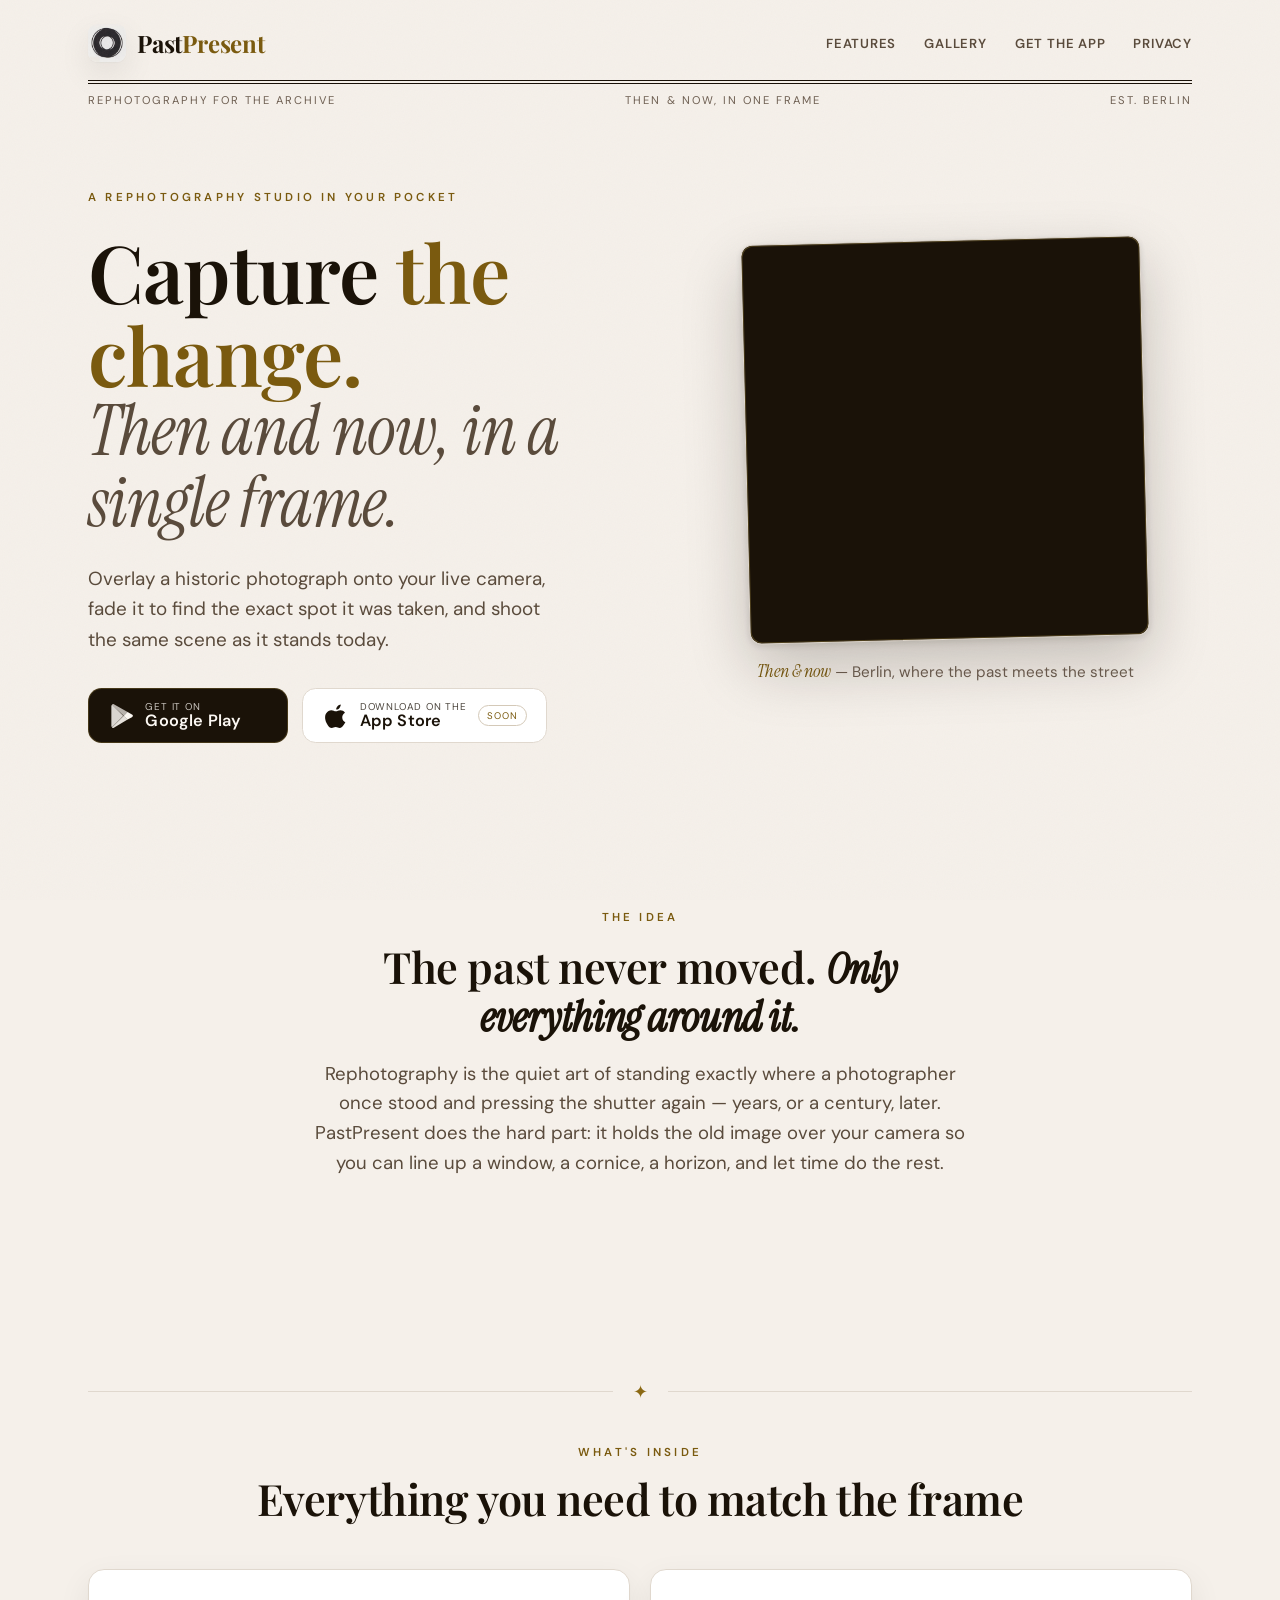
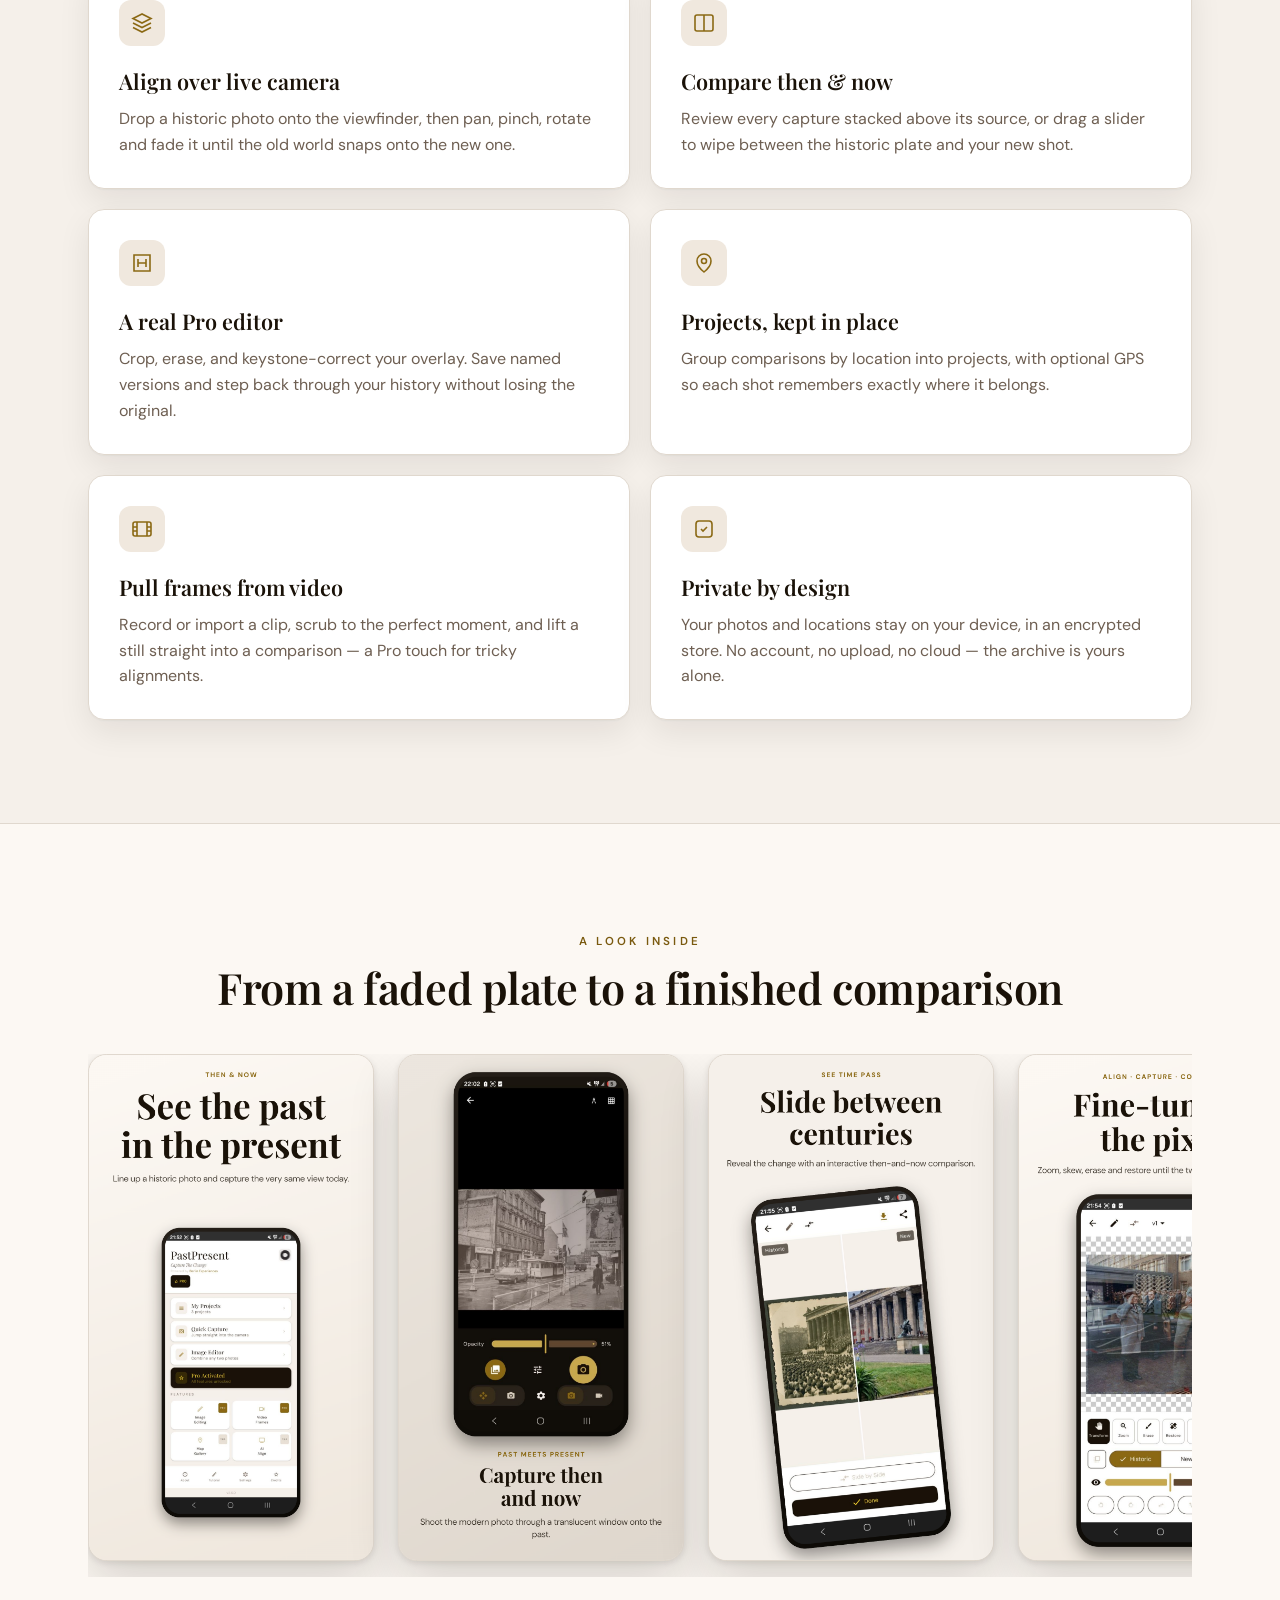
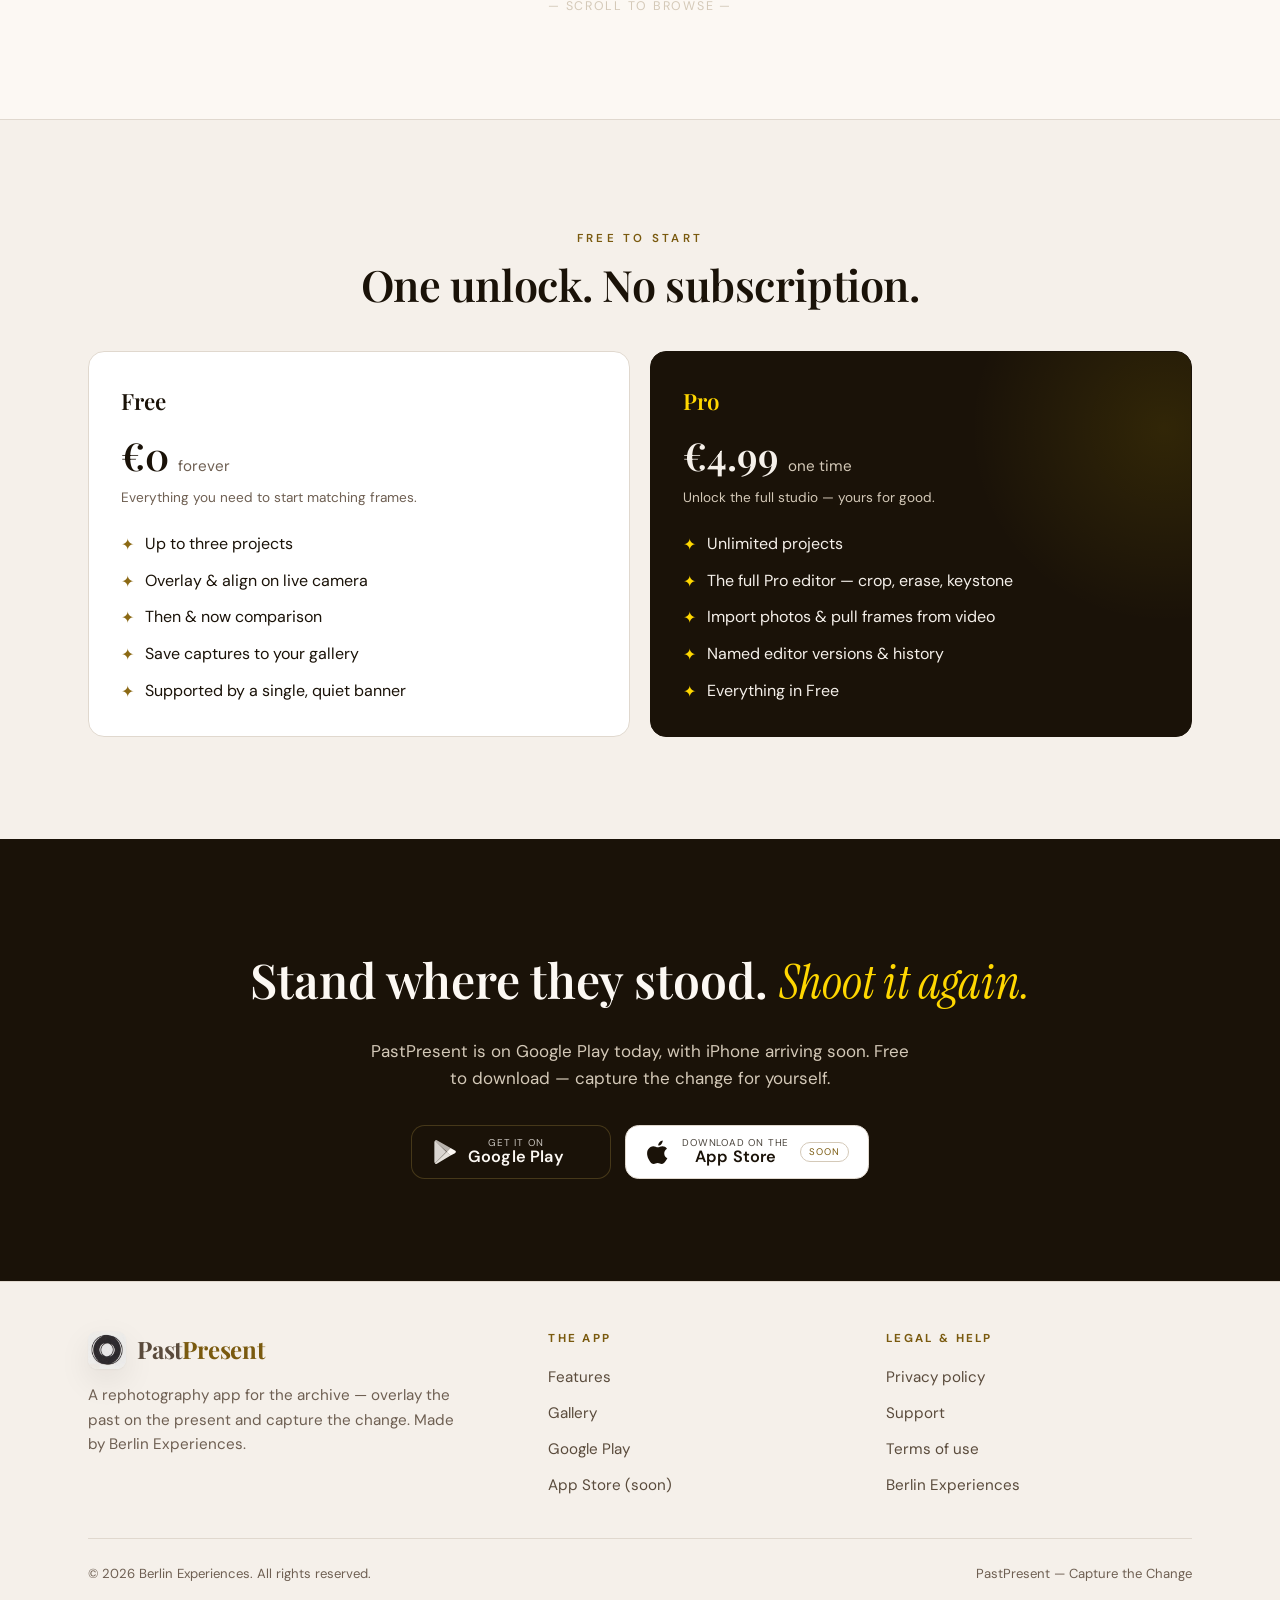
<file: index.html>
<!DOCTYPE html>
<html lang="en">
<head>
  <meta charset="UTF-8" />
  <meta name="viewport" content="width=device-width, initial-scale=1.0" />
  <title>PastPresent — Capture the Change</title>
  <meta name="description" content="PastPresent is a rephotography app. Overlay a historic photo on your live camera, align the frame, and capture the same place today. For iPhone and Android." />
  <link rel="canonical" href="https://pastpresent.guide/" />

  <!-- Open Graph -->
  <meta property="og:type" content="website" />
  <meta property="og:title" content="PastPresent — Capture the Change" />
  <meta property="og:description" content="Overlay a historic photo on your live camera, align the frame, and rephotograph the same place today." />
  <meta property="og:url" content="https://pastpresent.guide/" />
  <meta property="og:image" content="https://pastpresent.guide/assets/logo.png" />
  <meta name="theme-color" content="#1A1208" />

  <link rel="icon" type="image/png" href="/assets/logo_compact.png" />
  <link rel="apple-touch-icon" href="/assets/logo_compact.png" />

  <!-- Fonts: Playfair Display (display) · DM Sans (body) · Instrument Serif (italic accents) -->
  <link rel="preconnect" href="https://fonts.googleapis.com" />
  <link rel="preconnect" href="https://fonts.gstatic.com" crossorigin />
  <link href="https://fonts.googleapis.com/css2?family=DM+Sans:ital,opsz,wght@0,9..40,400;0,9..40,500;0,9..40,600;0,9..40,700;1,9..40,400&family=Instrument+Serif:ital@0;1&family=Playfair+Display:ital,wght@0,400;0,500;0,600;0,700;1,400;1,600&display=swap" rel="stylesheet" />

  <link rel="stylesheet" href="/styles.css" />
</head>
<body>

  <!-- ============================ MASTHEAD ============================ -->
  <header class="masthead wrap">
    <div class="masthead__top">
      <a class="brand" href="/">
        <img class="brand__logo" src="/assets/logo_compact.png" alt="PastPresent logo" width="38" height="38" />
        <span class="brand__name">Past<b>Present</b></span>
      </a>
      <nav class="masthead__nav" aria-label="Primary">
        <a href="#features">Features</a>
        <a href="#gallery">Gallery</a>
        <a href="#get">Get the app</a>
        <a href="/privacy">Privacy</a>
      </nav>
    </div>
    <div class="masthead__double-rule" role="presentation"></div>
    <div class="masthead__strapline">
      <span>Rephotography for the archive</span>
      <span>Then &amp; Now, in one frame</span>
      <span>Est. Berlin</span>
    </div>
  </header>

  <!-- ============================== HERO ============================== -->
  <section class="hero wrap">
    <div class="hero__grid">
      <div class="hero__copy">
        <span class="kicker reveal">A rephotography studio in your pocket</span>
        <h1 class="display hero__title reveal d1">
          Capture
          <span class="accent">the change.</span>
          <span class="serif-italic">Then and now, in a single frame.</span>
        </h1>
        <p class="hero__lede reveal d2">
          Overlay a historic photograph onto your live camera, fade it to find the
          exact spot it was taken, and shoot the same scene as it stands today.
        </p>
        <div class="hero__cta reveal d3">
          <div class="badges">
            <a class="badge" href="https://play.google.com/store/apps/details?id=com.pastpresent.app" target="_blank" rel="noopener">
              <svg viewBox="0 0 24 24" aria-hidden="true"><path d="M3.6 1.8a1.2 1.2 0 0 0-.5 1v18.4a1.2 1.2 0 0 0 .5 1l.1.1L14 11.9v-.2L3.7 1.7l-.1.1Z" opacity=".85"/><path d="m18 15.3-3.4-3.4v-.2L18 8.3l.1.1 4 2.3c1.2.6 1.2 1.8 0 2.5l-4 2.1Z"/><path d="m18.1 15.2-3.5-3.5L3.6 22.7c.4.4 1 .5 1.8.1l12.7-7.6" opacity=".9"/><path d="M3.6 1.8 14.6 11.8 18.1 8.3 5.4 1.1c-.7-.4-1.4-.4-1.8.7Z" opacity=".7"/></svg>
              <span class="badge__text"><small>Get it on</small><b>Google Play</b></span>
            </a>
            <span class="badge badge--ios" aria-label="iOS coming soon to the App Store">
              <svg viewBox="0 0 24 24" aria-hidden="true"><path d="M16.4 1.4c0 1.1-.5 2.3-1.2 3.1-.7.9-2 1.6-3 1.5-.1-1.1.5-2.3 1.2-3 .8-.9 2.1-1.5 3-1.6Zm4.5 15.7c-.5 1.2-1 1.9-1.7 2.9-1 1.4-2.3 3.1-3.9 3.1-1.4 0-1.8-.9-3.6-.9s-2.3.9-3.6.9c-1.6 0-2.8-1.5-3.8-2.9-2.7-3.9-3-8.4-1.3-10.8 1.2-1.7 3-2.7 4.7-2.7 1.7 0 2.8 1 4.2 1 1.4 0 2.2-1 4.2-1 1.5 0 3.1.8 4.2 2.2-3.7 2-3.1 7.3.4 8.9Z"/></svg>
              <span class="badge__text"><small>Download on the</small><b>App Store</b></span>
              <span class="badge__flag">Soon</span>
            </span>
          </div>
        </div>
      </div>

      <div class="hero__visual reveal d2">
        <figure class="hero-photo">
          <div class="hero-stage" role="img" aria-label="A rotating set of then-and-now composites of Berlin, blending historic scenes with the same view today">
            <img class="hero-slide" style="--i:0" src="/assets/hero/4.png"  width="400" height="400" alt="" loading="eager" />
            <img class="hero-slide" style="--i:1" src="/assets/hero/0.webp" width="400" height="400" alt="" loading="lazy" />
            <img class="hero-slide" style="--i:2" src="/assets/hero/1.webp" width="400" height="400" alt="" loading="lazy" />
            <img class="hero-slide" style="--i:3" src="/assets/hero/2.webp" width="400" height="400" alt="" loading="lazy" />
            <img class="hero-slide" style="--i:4" src="/assets/hero/5.png"  width="400" height="400" alt="" loading="lazy" />
          </div>
          <figcaption class="hero-photo__cap"><span class="serif-italic">Then &amp; now</span> — Berlin, where the past meets the street</figcaption>
        </figure>
      </div>
    </div>
  </section>

  <!-- ============================ THE IDEA ============================ -->
  <section class="section wrap">
    <div class="lead-block">
      <span class="kicker">The idea</span>
      <h2 class="display">The past never moved. <span class="serif-italic">Only everything around it.</span></h2>
      <p>
        Rephotography is the quiet art of standing exactly where a photographer
        once stood and pressing the shutter again — years, or a century, later.
        PastPresent does the hard part: it holds the old image over your camera so
        you can line up a window, a cornice, a horizon, and let time do the rest.
      </p>
    </div>
  </section>

  <!-- ============================ FEATURES =========================== -->
  <section class="section wrap" id="features">
    <div class="rule"><span class="rule__mark">✦</span></div>
    <div style="text-align:center; margin-top:2.25rem">
      <span class="kicker">What's inside</span>
      <h2 class="display" style="font-size:clamp(1.9rem,4vw,2.7rem); margin-top:0.75rem">Everything you need to match the frame</h2>
    </div>

    <div class="features">
      <article class="feature">
        <div class="feature__icon"><svg viewBox="0 0 24 24"><path d="M12 3 3 7.5 12 12l9-4.5L12 3Z"/><path d="m3 12 9 4.5L21 12"/><path d="m3 16.5 9 4.5 9-4.5"/></svg></div>
        <h3>Align over live camera</h3>
        <p>Drop a historic photo onto the viewfinder, then pan, pinch, rotate and fade it until the old world snaps onto the new one.</p>
      </article>

      <article class="feature">
        <div class="feature__icon"><svg viewBox="0 0 24 24"><rect x="3" y="4" width="18" height="16" rx="2"/><path d="M12 4v16"/></svg></div>
        <h3>Compare then &amp; now</h3>
        <p>Review every capture stacked above its source, or drag a slider to wipe between the historic plate and your new shot.</p>
      </article>

      <article class="feature">
        <div class="feature__icon"><svg viewBox="0 0 24 24"><path d="M4 4h16v16H4z"/><path d="M8 8v8M16 8v8M8 12h8"/></svg></div>
        <h3>A real Pro editor</h3>
        <p>Crop, erase, and keystone-correct your overlay. Save named versions and step back through your history without losing the original.</p>
      </article>

      <article class="feature">
        <div class="feature__icon"><svg viewBox="0 0 24 24"><path d="M12 21s7-5.6 7-11a7 7 0 1 0-14 0c0 5.4 7 11 7 11Z"/><circle cx="12" cy="10" r="2.5"/></svg></div>
        <h3>Projects, kept in place</h3>
        <p>Group comparisons by location into projects, with optional GPS so each shot remembers exactly where it belongs.</p>
      </article>

      <article class="feature">
        <div class="feature__icon"><svg viewBox="0 0 24 24"><rect x="3" y="5" width="18" height="14" rx="2"/><path d="M7 5v14M17 5v14M3 10h4M3 14h4M17 10h4M17 14h4"/></svg></div>
        <h3>Pull frames from video</h3>
        <p>Record or import a clip, scrub to the perfect moment, and lift a still straight into a comparison — a Pro touch for tricky alignments.</p>
      </article>

      <article class="feature">
        <div class="feature__icon"><svg viewBox="0 0 24 24"><rect x="4" y="4" width="16" height="16" rx="3"/><path d="M9 12l2 2 4-4"/></svg></div>
        <h3>Private by design</h3>
        <p>Your photos and locations stay on your device, in an encrypted store. No account, no upload, no cloud — the archive is yours alone.</p>
      </article>
    </div>
  </section>

  <!-- ============================ GALLERY ============================ -->
  <section class="section gallery-section" id="gallery">
    <div class="wrap">
      <div style="text-align:center">
        <span class="kicker">A look inside</span>
        <h2 class="display" style="font-size:clamp(1.9rem,4vw,2.7rem); margin-top:0.75rem">From a faded plate to a finished comparison</h2>
      </div>

      <div class="gallery" role="list">
        <figure class="panel" role="listitem">
          <img src="/assets/promo/pastpresent-01-play-1080x1920.png" alt="See the past in the present — the PastPresent home screen" loading="lazy" width="1080" height="1920" />
        </figure>
        <figure class="panel" role="listitem">
          <img src="/assets/promo/pastpresent-02-play-1080x1920.png" alt="Capture then and now — a historic photo faded over the live camera" loading="lazy" width="1080" height="1920" />
        </figure>
        <figure class="panel" role="listitem">
          <img src="/assets/promo/pastpresent-03-play-1080x1920.png" alt="Slide between centuries — an interactive then-and-now comparison" loading="lazy" width="1080" height="1920" />
        </figure>
        <figure class="panel" role="listitem">
          <img src="/assets/promo/pastpresent-04-play-1080x1920.png" alt="Fine-tune to the pixel — the Pro editor with zoom, skew, erase and crop" loading="lazy" width="1080" height="1920" />
        </figure>
      </div>
      <p class="gallery-hint" style="text-align:center">— scroll to browse —</p>
    </div>
  </section>

  <!-- ============================= TIERS ============================= -->
  <section class="section wrap">
    <div style="text-align:center">
      <span class="kicker">Free to start</span>
      <h2 class="display" style="font-size:clamp(1.9rem,4vw,2.7rem); margin-top:0.75rem">One unlock. No subscription.</h2>
    </div>

    <div class="tiers">
      <div class="tier">
        <div class="tier__name">Free</div>
        <div class="tier__price">€0 <small>forever</small></div>
        <p class="tier__note">Everything you need to start matching frames.</p>
        <ul>
          <li>Up to three projects</li>
          <li>Overlay &amp; align on live camera</li>
          <li>Then &amp; now comparison</li>
          <li>Save captures to your gallery</li>
          <li>Supported by a single, quiet banner</li>
        </ul>
      </div>
      <div class="tier tier--pro">
        <div class="tier__name">Pro</div>
        <div class="tier__price">€4.99 <small>one time</small></div>
        <p class="tier__note">Unlock the full studio — yours for good.</p>
        <ul>
          <li>Unlimited projects</li>
          <li>The full Pro editor — crop, erase, keystone</li>
          <li>Import photos &amp; pull frames from video</li>
          <li>Named editor versions &amp; history</li>
          <li>Everything in Free</li>
        </ul>
      </div>
    </div>
  </section>

  <!-- ============================ CTA BAND =========================== -->
  <section class="section cta-band" id="get">
    <div class="wrap">
      <h2>Stand where they stood. <span class="serif-italic">Shoot it again.</span></h2>
      <p>PastPresent is on Google Play today, with iPhone arriving soon. Free to download — capture the change for yourself.</p>
      <div class="badges">
        <a class="badge" href="https://play.google.com/store/apps/details?id=com.pastpresent.app" target="_blank" rel="noopener">
          <svg viewBox="0 0 24 24" aria-hidden="true"><path d="M3.6 1.8a1.2 1.2 0 0 0-.5 1v18.4a1.2 1.2 0 0 0 .5 1l.1.1L14 11.9v-.2L3.7 1.7l-.1.1Z" opacity=".85"/><path d="m18 15.3-3.4-3.4v-.2L18 8.3l.1.1 4 2.3c1.2.6 1.2 1.8 0 2.5l-4 2.1Z"/><path d="m18.1 15.2-3.5-3.5L3.6 22.7c.4.4 1 .5 1.8.1l12.7-7.6" opacity=".9"/><path d="M3.6 1.8 14.6 11.8 18.1 8.3 5.4 1.1c-.7-.4-1.4-.4-1.8.7Z" opacity=".7"/></svg>
          <span class="badge__text"><small>Get it on</small><b>Google Play</b></span>
        </a>
        <span class="badge badge--ios" aria-label="iOS coming soon to the App Store">
          <svg viewBox="0 0 24 24" aria-hidden="true"><path d="M16.4 1.4c0 1.1-.5 2.3-1.2 3.1-.7.9-2 1.6-3 1.5-.1-1.1.5-2.3 1.2-3 .8-.9 2.1-1.5 3-1.6Zm4.5 15.7c-.5 1.2-1 1.9-1.7 2.9-1 1.4-2.3 3.1-3.9 3.1-1.4 0-1.8-.9-3.6-.9s-2.3.9-3.6.9c-1.6 0-2.8-1.5-3.8-2.9-2.7-3.9-3-8.4-1.3-10.8 1.2-1.7 3-2.7 4.7-2.7 1.7 0 2.8 1 4.2 1 1.4 0 2.2-1 4.2-1 1.5 0 3.1.8 4.2 2.2-3.7 2-3.1 7.3.4 8.9Z"/></svg>
          <span class="badge__text"><small>Download on the</small><b>App Store</b></span>
          <span class="badge__flag">Soon</span>
        </span>
      </div>
    </div>
  </section>

  <!-- ============================ FOOTER ============================= -->
  <footer class="colophon">
    <div class="wrap">
      <div class="colophon__grid">
        <div class="colophon__brand">
          <a class="brand" href="/">
            <img class="brand__logo" src="/assets/logo_compact.png" alt="" width="38" height="38" />
            <span class="brand__name">Past<b>Present</b></span>
          </a>
          <p>A rephotography app for the archive — overlay the past on the present and capture the change. Made by Berlin Experiences.</p>
        </div>
        <div>
          <h4>The app</h4>
          <ul>
            <li><a href="#features">Features</a></li>
            <li><a href="#gallery">Gallery</a></li>
            <li><a href="https://play.google.com/store/apps/details?id=com.pastpresent.app" target="_blank" rel="noopener">Google Play</a></li>
            <li><a href="#get">App Store (soon)</a></li>
          </ul>
        </div>
        <div>
          <h4>Legal &amp; help</h4>
          <ul>
            <li><a href="/privacy">Privacy policy</a></li>
            <li><a href="/support">Support</a></li>
            <li><a href="/terms">Terms of use</a></li>
            <li><a href="https://www.berlinexperiences.com" target="_blank" rel="noopener">Berlin Experiences</a></li>
          </ul>
        </div>
      </div>
      <div class="colophon__base">
        <span>© 2026 Berlin Experiences. All rights reserved.</span>
        <span>PastPresent — Capture the Change</span>
      </div>
    </div>
  </footer>

</body>
</html>
</file>
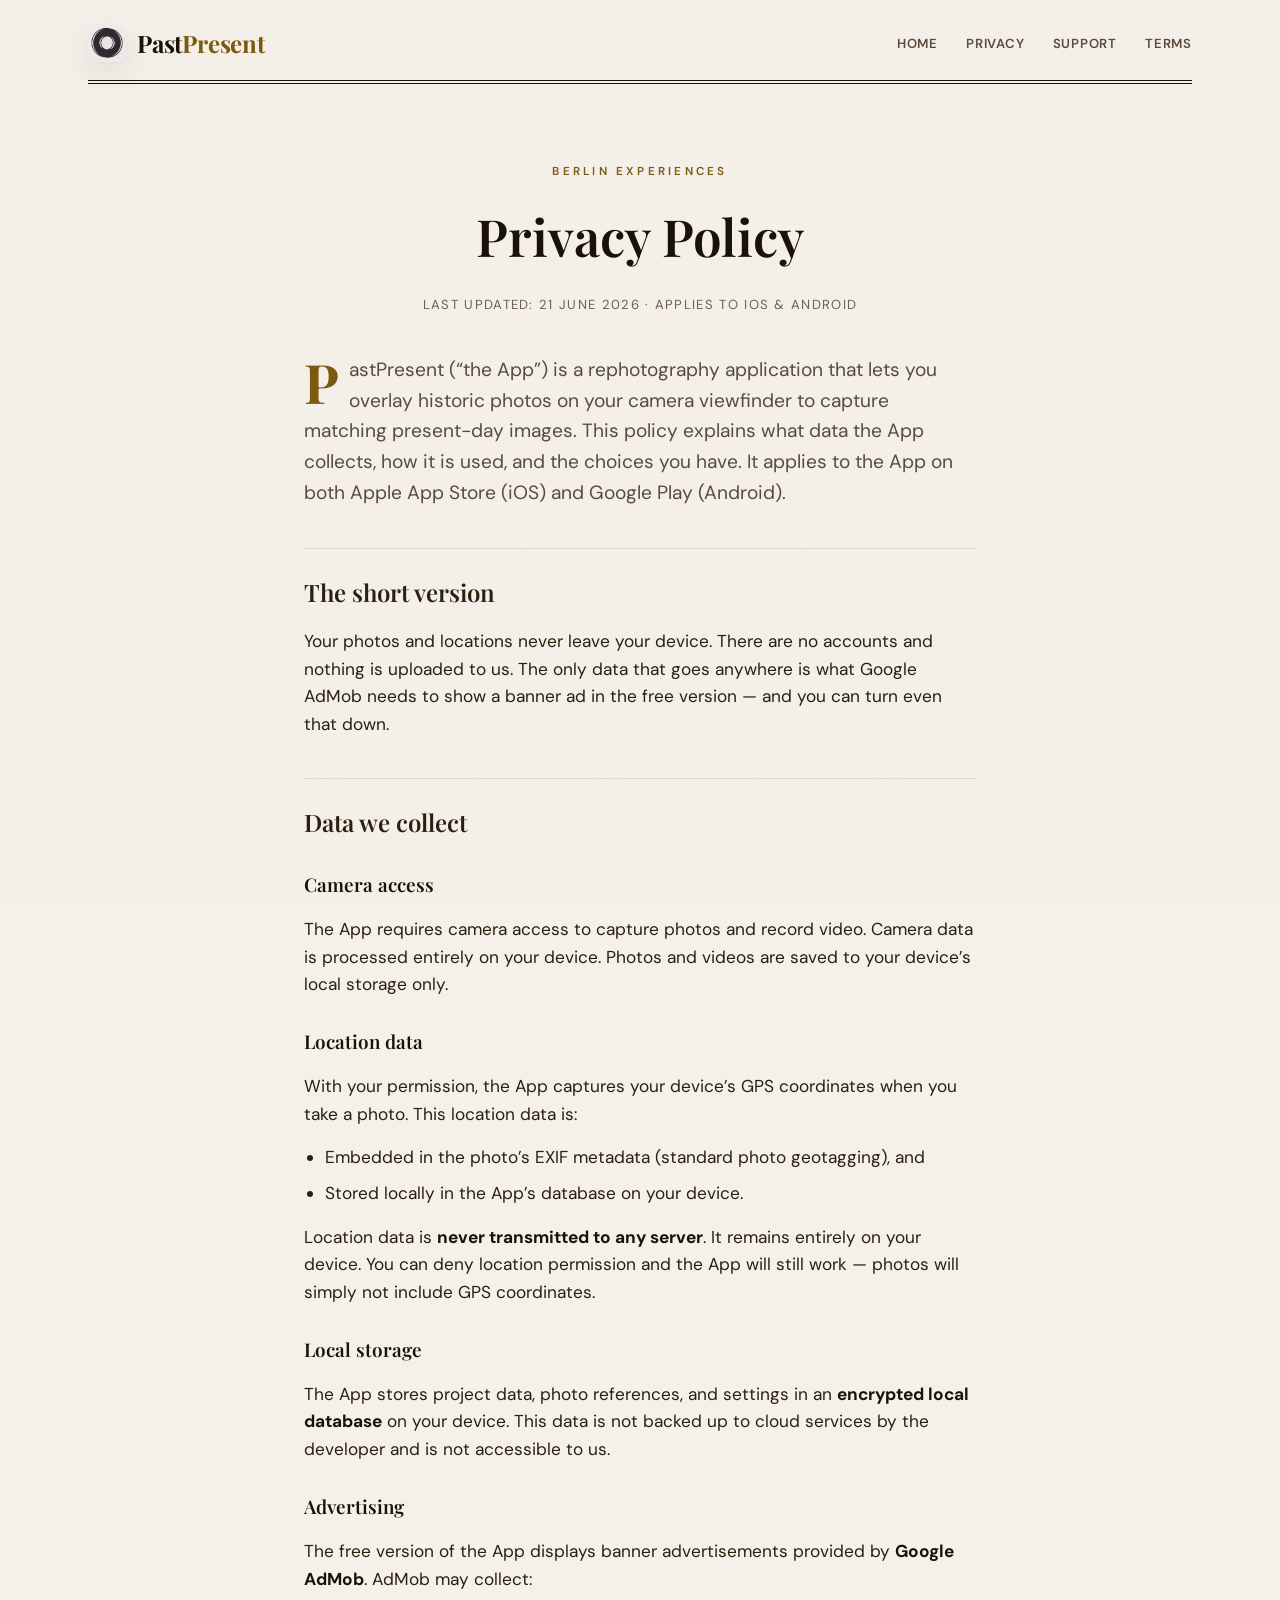
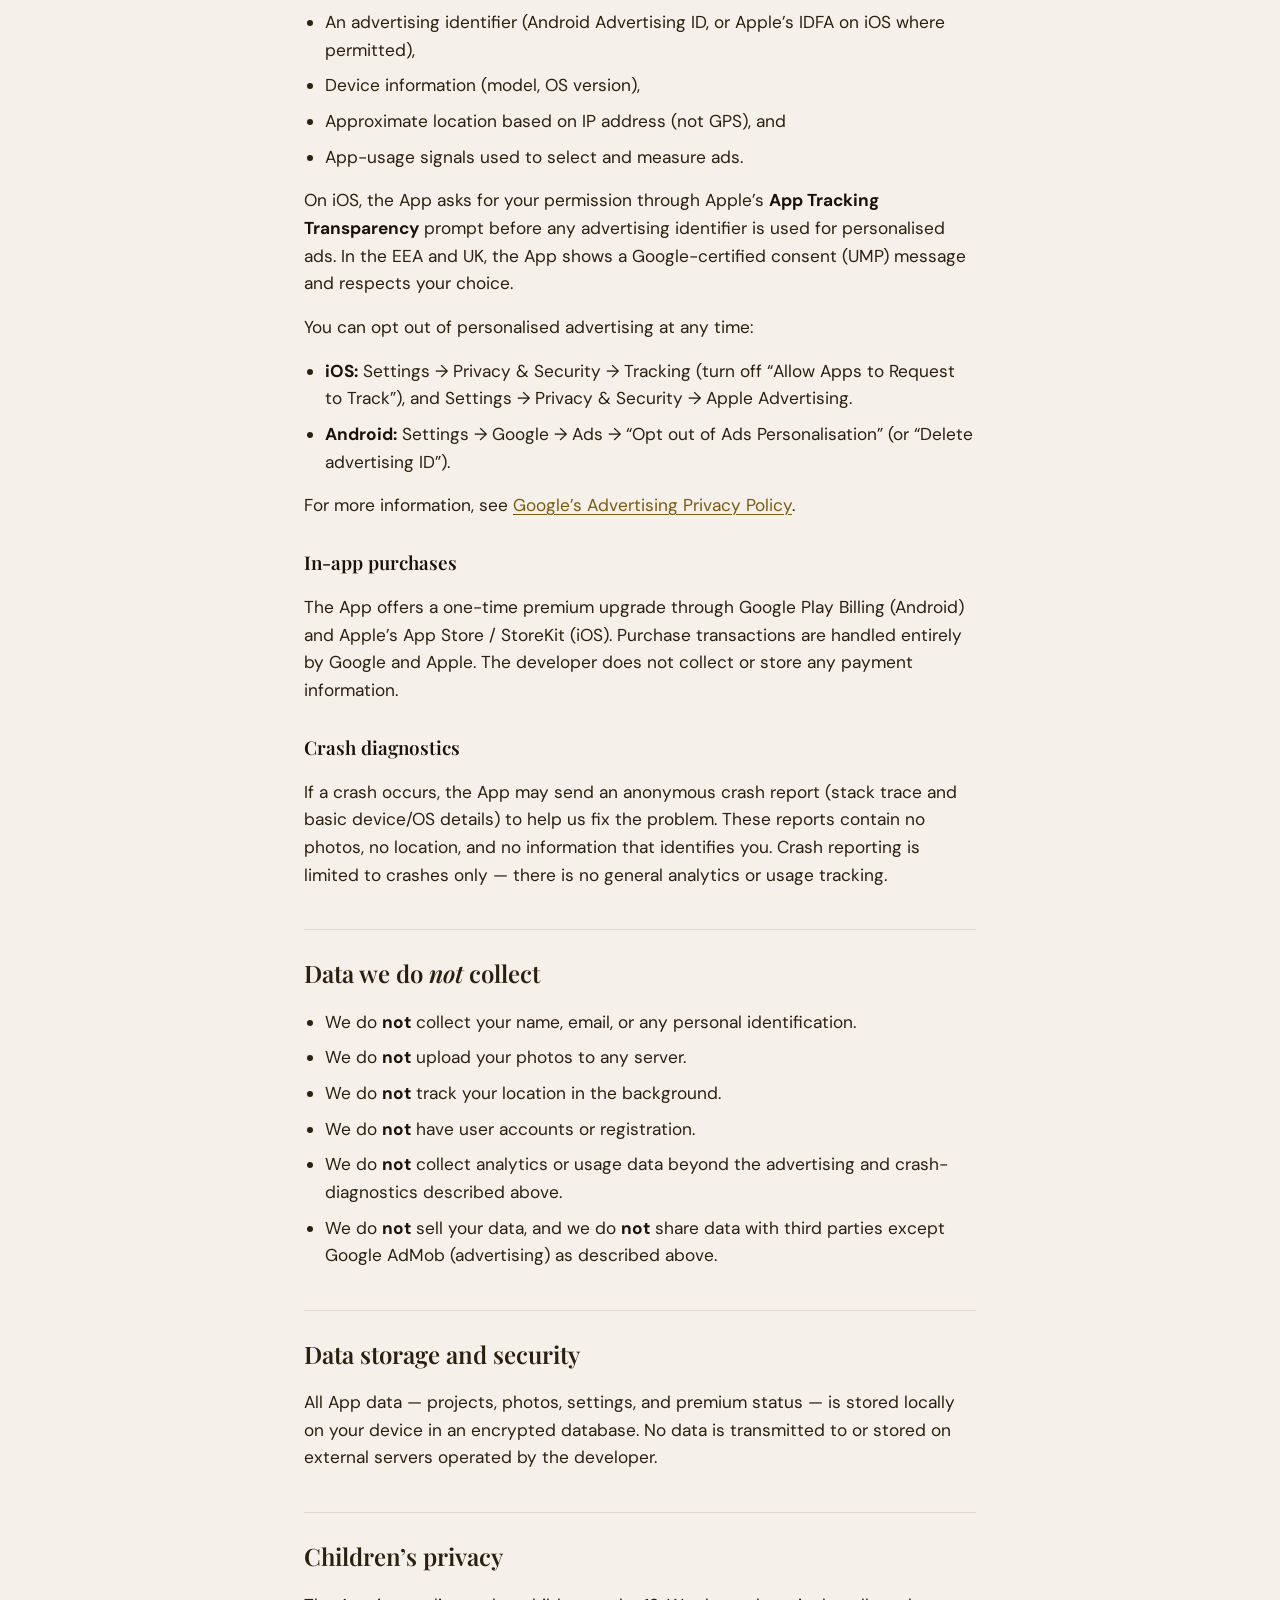
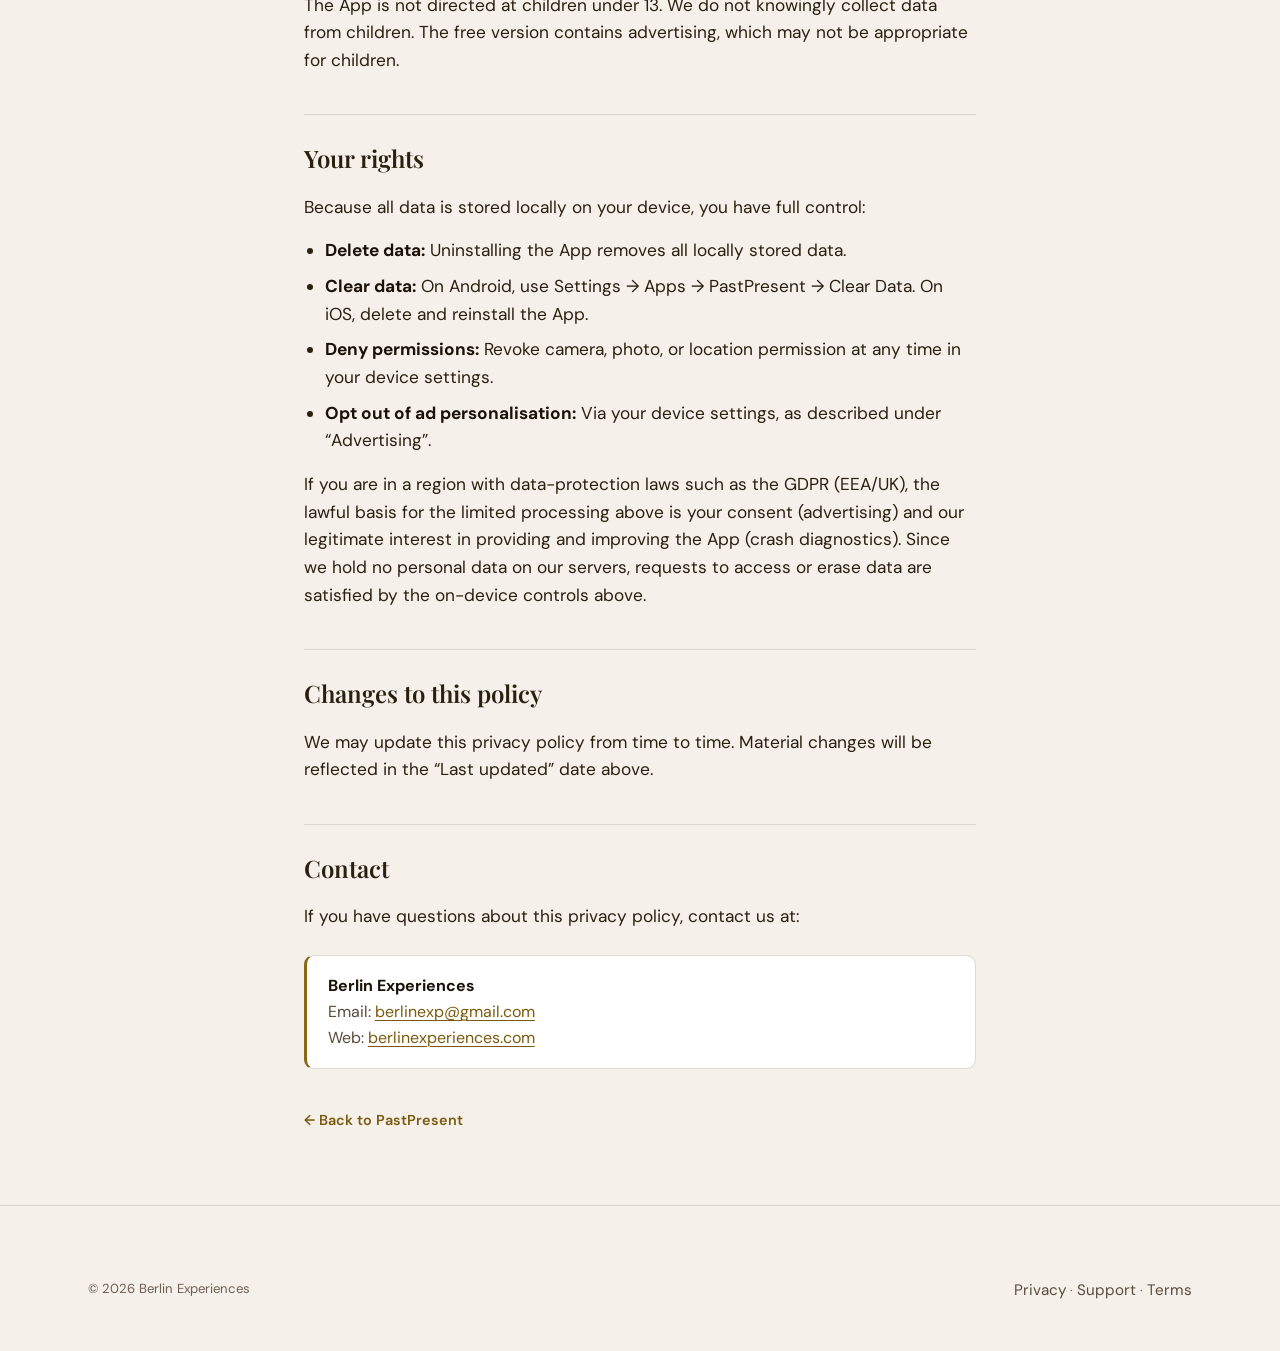
<file: privacy.html>
<!DOCTYPE html>
<html lang="en">
<head>
  <meta charset="UTF-8" />
  <meta name="viewport" content="width=device-width, initial-scale=1.0" />
  <title>Privacy Policy — PastPresent</title>
  <meta name="description" content="How the PastPresent rephotography app handles your data. Photos and location stay on your device; the free version shows Google AdMob ads." />
  <link rel="canonical" href="https://pastpresent.guide/privacy" />
  <meta name="theme-color" content="#1A1208" />
  <link rel="icon" type="image/png" href="/assets/logo_compact.png" />
  <link rel="apple-touch-icon" href="/assets/logo_compact.png" />
  <link rel="preconnect" href="https://fonts.googleapis.com" />
  <link rel="preconnect" href="https://fonts.gstatic.com" crossorigin />
  <link href="https://fonts.googleapis.com/css2?family=DM+Sans:ital,opsz,wght@0,9..40,400;0,9..40,500;0,9..40,600;0,9..40,700;1,9..40,400&family=Instrument+Serif:ital@0;1&family=Playfair+Display:ital,wght@0,400;0,500;0,600;0,700;1,400;1,600&display=swap" rel="stylesheet" />
  <link rel="stylesheet" href="/styles.css" />
</head>
<body>

  <header class="masthead wrap">
    <div class="masthead__top">
      <a class="brand" href="/">
        <img class="brand__logo" src="/assets/logo_compact.png" alt="PastPresent logo" width="38" height="38" />
        <span class="brand__name">Past<b>Present</b></span>
      </a>
      <nav class="masthead__nav" aria-label="Primary">
        <a href="/">Home</a>
        <a href="/privacy">Privacy</a>
        <a href="/support">Support</a>
        <a href="/terms">Terms</a>
      </nav>
    </div>
    <div class="masthead__double-rule" role="presentation"></div>
  </header>

  <main class="wrap">
    <article class="doc">
      <div class="doc__head">
        <span class="kicker">Berlin Experiences</span>
        <h1>Privacy Policy</h1>
        <p class="doc__meta">Last updated: 21 June 2026 · Applies to iOS &amp; Android</p>
      </div>

      <div class="doc__body">
        <p class="lead">PastPresent (“the App”) is a rephotography application that lets you overlay historic photos on your camera viewfinder to capture matching present-day images. This policy explains what data the App collects, how it is used, and the choices you have. It applies to the App on both Apple App Store (iOS) and Google Play (Android).</p>

        <h2>The short version</h2>
        <p>
          Your photos and locations never leave your device. There are no accounts and
          nothing is uploaded to us. The only data that goes anywhere is what Google
          AdMob needs to show a banner ad in the free version — and you can turn even
          that down.
        </p>

        <h2>Data we collect</h2>

        <h3>Camera access</h3>
        <p>The App requires camera access to capture photos and record video. Camera data is processed entirely on your device. Photos and videos are saved to your device’s local storage only.</p>

        <h3>Location data</h3>
        <p>With your permission, the App captures your device’s GPS coordinates when you take a photo. This location data is:</p>
        <ul>
          <li>Embedded in the photo’s EXIF metadata (standard photo geotagging), and</li>
          <li>Stored locally in the App’s database on your device.</li>
        </ul>
        <p>Location data is <strong>never transmitted to any server</strong>. It remains entirely on your device. You can deny location permission and the App will still work — photos will simply not include GPS coordinates.</p>

        <h3>Local storage</h3>
        <p>The App stores project data, photo references, and settings in an <strong>encrypted local database</strong> on your device. This data is not backed up to cloud services by the developer and is not accessible to us.</p>

        <h3>Advertising</h3>
        <p>The free version of the App displays banner advertisements provided by <strong>Google AdMob</strong>. AdMob may collect:</p>
        <ul>
          <li>An advertising identifier (Android Advertising ID, or Apple’s IDFA on iOS where permitted),</li>
          <li>Device information (model, OS version),</li>
          <li>Approximate location based on IP address (not GPS), and</li>
          <li>App-usage signals used to select and measure ads.</li>
        </ul>
        <p>On iOS, the App asks for your permission through Apple’s <strong>App Tracking Transparency</strong> prompt before any advertising identifier is used for personalised ads. In the EEA and UK, the App shows a Google-certified consent (UMP) message and respects your choice.</p>
        <p>You can opt out of personalised advertising at any time:</p>
        <ul>
          <li><strong>iOS:</strong> Settings → Privacy &amp; Security → Tracking (turn off “Allow Apps to Request to Track”), and Settings → Privacy &amp; Security → Apple Advertising.</li>
          <li><strong>Android:</strong> Settings → Google → Ads → “Opt out of Ads Personalisation” (or “Delete advertising ID”).</li>
        </ul>
        <p>For more information, see <a href="https://policies.google.com/technologies/ads" target="_blank" rel="noopener">Google’s Advertising Privacy Policy</a>.</p>

        <h3>In-app purchases</h3>
        <p>The App offers a one-time premium upgrade through Google Play Billing (Android) and Apple’s App Store / StoreKit (iOS). Purchase transactions are handled entirely by Google and Apple. The developer does not collect or store any payment information.</p>

        <h3>Crash diagnostics</h3>
        <p>If a crash occurs, the App may send an anonymous crash report (stack trace and basic device/OS details) to help us fix the problem. These reports contain no photos, no location, and no information that identifies you. Crash reporting is limited to crashes only — there is no general analytics or usage tracking.</p>

        <h2>Data we do <em>not</em> collect</h2>
        <ul>
          <li>We do <strong>not</strong> collect your name, email, or any personal identification.</li>
          <li>We do <strong>not</strong> upload your photos to any server.</li>
          <li>We do <strong>not</strong> track your location in the background.</li>
          <li>We do <strong>not</strong> have user accounts or registration.</li>
          <li>We do <strong>not</strong> collect analytics or usage data beyond the advertising and crash-diagnostics described above.</li>
          <li>We do <strong>not</strong> sell your data, and we do <strong>not</strong> share data with third parties except Google AdMob (advertising) as described above.</li>
        </ul>

        <h2>Data storage and security</h2>
        <p>All App data — projects, photos, settings, and premium status — is stored locally on your device in an encrypted database. No data is transmitted to or stored on external servers operated by the developer.</p>

        <h2>Children’s privacy</h2>
        <p>The App is not directed at children under 13. We do not knowingly collect data from children. The free version contains advertising, which may not be appropriate for children.</p>

        <h2>Your rights</h2>
        <p>Because all data is stored locally on your device, you have full control:</p>
        <ul>
          <li><strong>Delete data:</strong> Uninstalling the App removes all locally stored data.</li>
          <li><strong>Clear data:</strong> On Android, use Settings → Apps → PastPresent → Clear Data. On iOS, delete and reinstall the App.</li>
          <li><strong>Deny permissions:</strong> Revoke camera, photo, or location permission at any time in your device settings.</li>
          <li><strong>Opt out of ad personalisation:</strong> Via your device settings, as described under “Advertising”.</li>
        </ul>
        <p>If you are in a region with data-protection laws such as the GDPR (EEA/UK), the lawful basis for the limited processing above is your consent (advertising) and our legitimate interest in providing and improving the App (crash diagnostics). Since we hold no personal data on our servers, requests to access or erase data are satisfied by the on-device controls above.</p>

        <h2>Changes to this policy</h2>
        <p>We may update this privacy policy from time to time. Material changes will be reflected in the “Last updated” date above.</p>

        <h2>Contact</h2>
        <p>If you have questions about this privacy policy, contact us at:</p>
        <div class="callout">
          <strong>Berlin Experiences</strong><br />
          Email: <a href="mailto:berlinexp@gmail.com">berlinexp@gmail.com</a><br />
          Web: <a href="https://www.berlinexperiences.com" target="_blank" rel="noopener">berlinexperiences.com</a>
        </div>

        <a class="back-link" href="/">← Back to PastPresent</a>
      </div>
    </article>
  </main>

  <footer class="colophon">
    <div class="wrap">
      <div class="colophon__base" style="margin-top:0; border-top:0">
        <span>© 2026 Berlin Experiences</span>
        <span><a href="/privacy">Privacy</a> · <a href="/support">Support</a> · <a href="/terms">Terms</a></span>
      </div>
    </div>
  </footer>

</body>
</html>
</file>
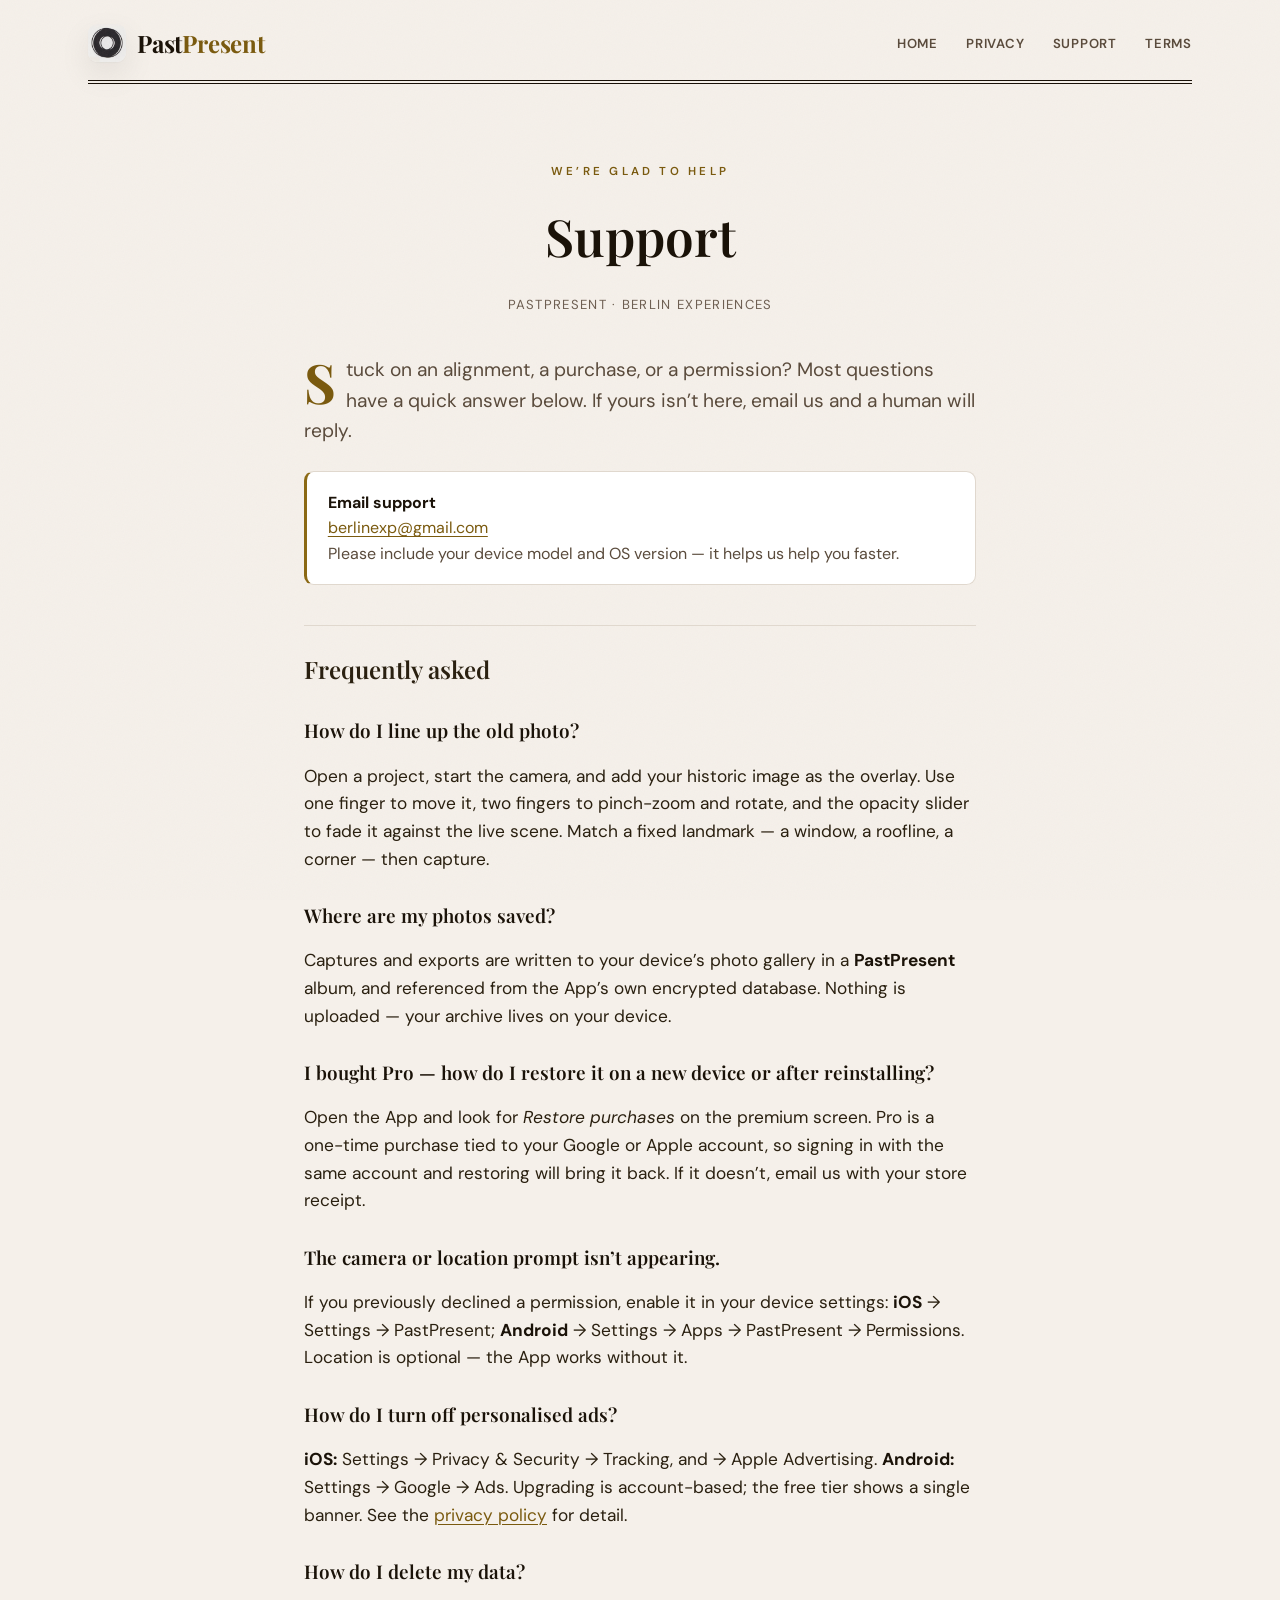
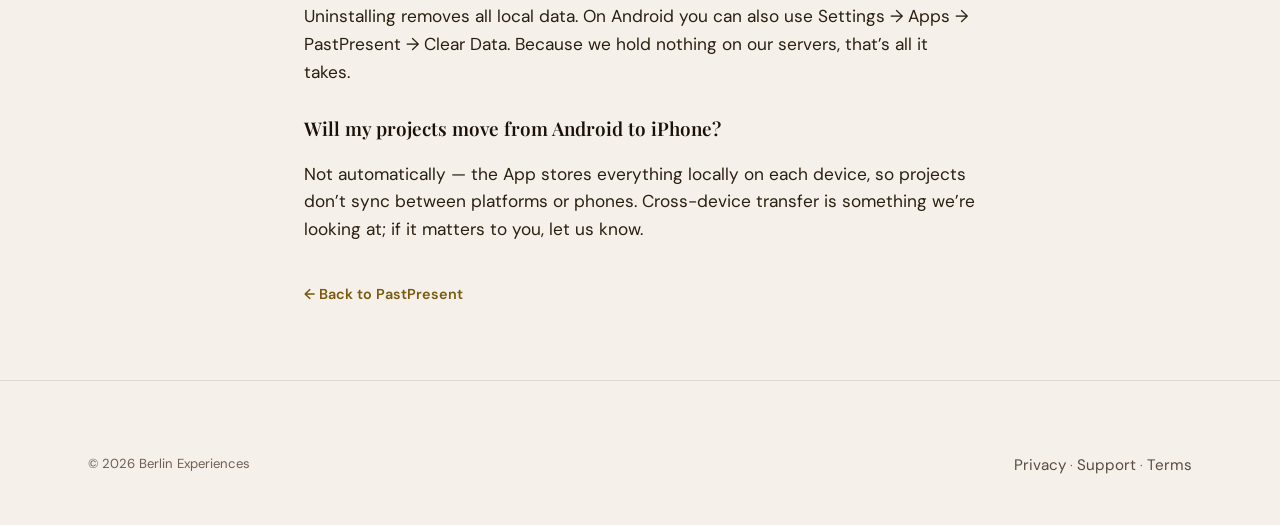
<file: support.html>
<!DOCTYPE html>
<html lang="en">
<head>
  <meta charset="UTF-8" />
  <meta name="viewport" content="width=device-width, initial-scale=1.0" />
  <title>Support — PastPresent</title>
  <meta name="description" content="Help and support for the PastPresent rephotography app. Contact Berlin Experiences and find answers to common questions." />
  <link rel="canonical" href="https://pastpresent.guide/support" />
  <meta name="theme-color" content="#1A1208" />
  <link rel="icon" type="image/png" href="/assets/logo_compact.png" />
  <link rel="apple-touch-icon" href="/assets/logo_compact.png" />
  <link rel="preconnect" href="https://fonts.googleapis.com" />
  <link rel="preconnect" href="https://fonts.gstatic.com" crossorigin />
  <link href="https://fonts.googleapis.com/css2?family=DM+Sans:ital,opsz,wght@0,9..40,400;0,9..40,500;0,9..40,600;0,9..40,700;1,9..40,400&family=Instrument+Serif:ital@0;1&family=Playfair+Display:ital,wght@0,400;0,500;0,600;0,700;1,400;1,600&display=swap" rel="stylesheet" />
  <link rel="stylesheet" href="/styles.css" />
</head>
<body>

  <header class="masthead wrap">
    <div class="masthead__top">
      <a class="brand" href="/">
        <img class="brand__logo" src="/assets/logo_compact.png" alt="PastPresent logo" width="38" height="38" />
        <span class="brand__name">Past<b>Present</b></span>
      </a>
      <nav class="masthead__nav" aria-label="Primary">
        <a href="/">Home</a>
        <a href="/privacy">Privacy</a>
        <a href="/support">Support</a>
        <a href="/terms">Terms</a>
      </nav>
    </div>
    <div class="masthead__double-rule" role="presentation"></div>
  </header>

  <main class="wrap">
    <article class="doc">
      <div class="doc__head">
        <span class="kicker">We’re glad to help</span>
        <h1>Support</h1>
        <p class="doc__meta">PastPresent · Berlin Experiences</p>
      </div>

      <div class="doc__body">
        <p class="lead">Stuck on an alignment, a purchase, or a permission? Most questions have a quick answer below. If yours isn’t here, email us and a human will reply.</p>

        <div class="callout">
          <strong>Email support</strong><br />
          <a href="mailto:berlinexp@gmail.com?subject=PastPresent%20support">berlinexp@gmail.com</a><br />
          Please include your device model and OS version — it helps us help you faster.
        </div>

        <h2>Frequently asked</h2>

        <h3>How do I line up the old photo?</h3>
        <p>Open a project, start the camera, and add your historic image as the overlay. Use one finger to move it, two fingers to pinch-zoom and rotate, and the opacity slider to fade it against the live scene. Match a fixed landmark — a window, a roofline, a corner — then capture.</p>

        <h3>Where are my photos saved?</h3>
        <p>Captures and exports are written to your device’s photo gallery in a <strong>PastPresent</strong> album, and referenced from the App’s own encrypted database. Nothing is uploaded — your archive lives on your device.</p>

        <h3>I bought Pro — how do I restore it on a new device or after reinstalling?</h3>
        <p>Open the App and look for <em>Restore purchases</em> on the premium screen. Pro is a one-time purchase tied to your Google or Apple account, so signing in with the same account and restoring will bring it back. If it doesn’t, email us with your store receipt.</p>

        <h3>The camera or location prompt isn’t appearing.</h3>
        <p>If you previously declined a permission, enable it in your device settings: <strong>iOS</strong> → Settings → PastPresent; <strong>Android</strong> → Settings → Apps → PastPresent → Permissions. Location is optional — the App works without it.</p>

        <h3>How do I turn off personalised ads?</h3>
        <p><strong>iOS:</strong> Settings → Privacy &amp; Security → Tracking, and → Apple Advertising. <strong>Android:</strong> Settings → Google → Ads. Upgrading is account-based; the free tier shows a single banner. See the <a href="/privacy">privacy policy</a> for detail.</p>

        <h3>How do I delete my data?</h3>
        <p>Uninstalling removes all local data. On Android you can also use Settings → Apps → PastPresent → Clear Data. Because we hold nothing on our servers, that’s all it takes.</p>

        <h3>Will my projects move from Android to iPhone?</h3>
        <p>Not automatically — the App stores everything locally on each device, so projects don’t sync between platforms or phones. Cross-device transfer is something we’re looking at; if it matters to you, let us know.</p>

        <a class="back-link" href="/">← Back to PastPresent</a>
      </div>
    </article>
  </main>

  <footer class="colophon">
    <div class="wrap">
      <div class="colophon__base" style="margin-top:0; border-top:0">
        <span>© 2026 Berlin Experiences</span>
        <span><a href="/privacy">Privacy</a> · <a href="/support">Support</a> · <a href="/terms">Terms</a></span>
      </div>
    </div>
  </footer>

</body>
</html>
</file>
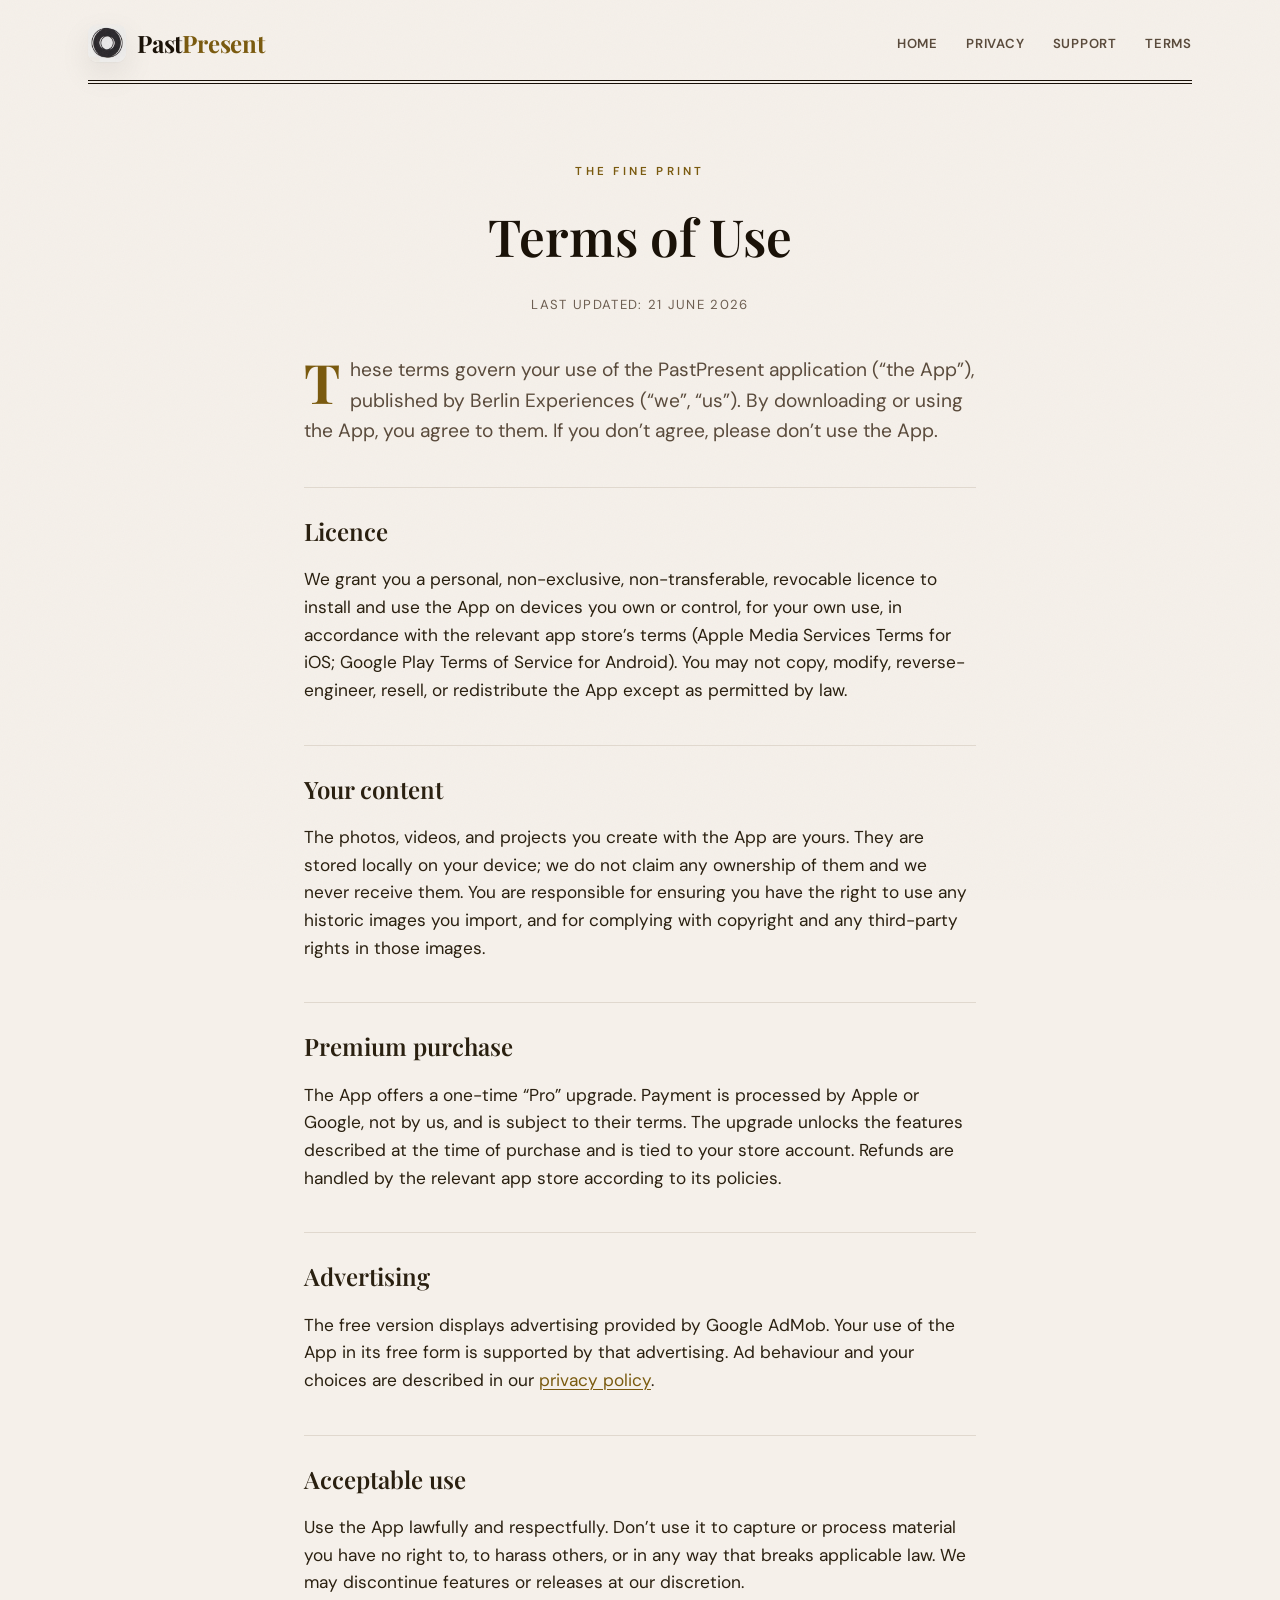
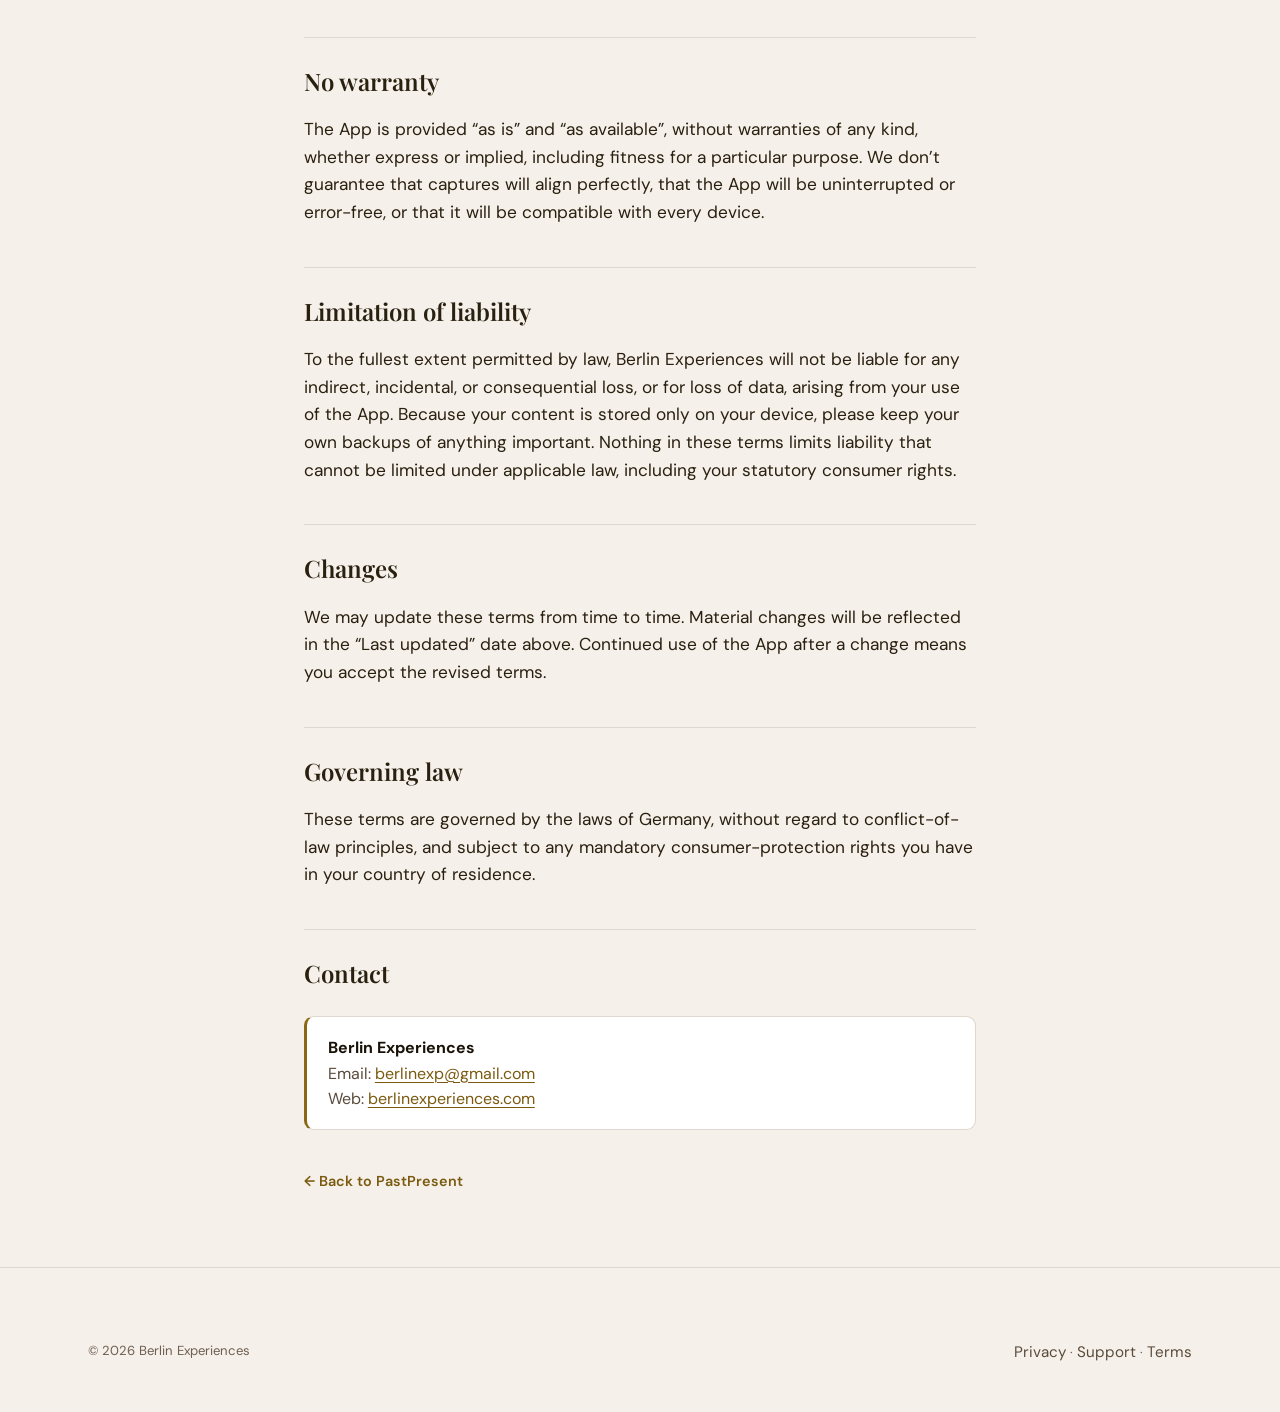
<file: terms.html>
<!DOCTYPE html>
<html lang="en">
<head>
  <meta charset="UTF-8" />
  <meta name="viewport" content="width=device-width, initial-scale=1.0" />
  <title>Terms of Use — PastPresent</title>
  <meta name="description" content="Terms of use for the PastPresent rephotography app by Berlin Experiences." />
  <link rel="canonical" href="https://pastpresent.guide/terms" />
  <meta name="theme-color" content="#1A1208" />
  <link rel="icon" type="image/png" href="/assets/logo_compact.png" />
  <link rel="apple-touch-icon" href="/assets/logo_compact.png" />
  <link rel="preconnect" href="https://fonts.googleapis.com" />
  <link rel="preconnect" href="https://fonts.gstatic.com" crossorigin />
  <link href="https://fonts.googleapis.com/css2?family=DM+Sans:ital,opsz,wght@0,9..40,400;0,9..40,500;0,9..40,600;0,9..40,700;1,9..40,400&family=Instrument+Serif:ital@0;1&family=Playfair+Display:ital,wght@0,400;0,500;0,600;0,700;1,400;1,600&display=swap" rel="stylesheet" />
  <link rel="stylesheet" href="/styles.css" />
</head>
<body>

  <header class="masthead wrap">
    <div class="masthead__top">
      <a class="brand" href="/">
        <img class="brand__logo" src="/assets/logo_compact.png" alt="PastPresent logo" width="38" height="38" />
        <span class="brand__name">Past<b>Present</b></span>
      </a>
      <nav class="masthead__nav" aria-label="Primary">
        <a href="/">Home</a>
        <a href="/privacy">Privacy</a>
        <a href="/support">Support</a>
        <a href="/terms">Terms</a>
      </nav>
    </div>
    <div class="masthead__double-rule" role="presentation"></div>
  </header>

  <main class="wrap">
    <article class="doc">
      <div class="doc__head">
        <span class="kicker">The fine print</span>
        <h1>Terms of Use</h1>
        <p class="doc__meta">Last updated: 21 June 2026</p>
      </div>

      <div class="doc__body">
        <p class="lead">These terms govern your use of the PastPresent application (“the App”), published by Berlin Experiences (“we”, “us”). By downloading or using the App, you agree to them. If you don’t agree, please don’t use the App.</p>

        <h2>Licence</h2>
        <p>We grant you a personal, non-exclusive, non-transferable, revocable licence to install and use the App on devices you own or control, for your own use, in accordance with the relevant app store’s terms (Apple Media Services Terms for iOS; Google Play Terms of Service for Android). You may not copy, modify, reverse-engineer, resell, or redistribute the App except as permitted by law.</p>

        <h2>Your content</h2>
        <p>The photos, videos, and projects you create with the App are yours. They are stored locally on your device; we do not claim any ownership of them and we never receive them. You are responsible for ensuring you have the right to use any historic images you import, and for complying with copyright and any third-party rights in those images.</p>

        <h2>Premium purchase</h2>
        <p>The App offers a one-time “Pro” upgrade. Payment is processed by Apple or Google, not by us, and is subject to their terms. The upgrade unlocks the features described at the time of purchase and is tied to your store account. Refunds are handled by the relevant app store according to its policies.</p>

        <h2>Advertising</h2>
        <p>The free version displays advertising provided by Google AdMob. Your use of the App in its free form is supported by that advertising. Ad behaviour and your choices are described in our <a href="/privacy">privacy policy</a>.</p>

        <h2>Acceptable use</h2>
        <p>Use the App lawfully and respectfully. Don’t use it to capture or process material you have no right to, to harass others, or in any way that breaks applicable law. We may discontinue features or releases at our discretion.</p>

        <h2>No warranty</h2>
        <p>The App is provided “as is” and “as available”, without warranties of any kind, whether express or implied, including fitness for a particular purpose. We don’t guarantee that captures will align perfectly, that the App will be uninterrupted or error-free, or that it will be compatible with every device.</p>

        <h2>Limitation of liability</h2>
        <p>To the fullest extent permitted by law, Berlin Experiences will not be liable for any indirect, incidental, or consequential loss, or for loss of data, arising from your use of the App. Because your content is stored only on your device, please keep your own backups of anything important. Nothing in these terms limits liability that cannot be limited under applicable law, including your statutory consumer rights.</p>

        <h2>Changes</h2>
        <p>We may update these terms from time to time. Material changes will be reflected in the “Last updated” date above. Continued use of the App after a change means you accept the revised terms.</p>

        <h2>Governing law</h2>
        <p>These terms are governed by the laws of Germany, without regard to conflict-of-law principles, and subject to any mandatory consumer-protection rights you have in your country of residence.</p>

        <h2>Contact</h2>
        <div class="callout">
          <strong>Berlin Experiences</strong><br />
          Email: <a href="mailto:berlinexp@gmail.com">berlinexp@gmail.com</a><br />
          Web: <a href="https://www.berlinexperiences.com" target="_blank" rel="noopener">berlinexperiences.com</a>
        </div>

        <a class="back-link" href="/">← Back to PastPresent</a>
      </div>
    </article>
  </main>

  <footer class="colophon">
    <div class="wrap">
      <div class="colophon__base" style="margin-top:0; border-top:0">
        <span>© 2026 Berlin Experiences</span>
        <span><a href="/privacy">Privacy</a> · <a href="/support">Support</a> · <a href="/terms">Terms</a></span>
      </div>
    </div>
  </footer>

</body>
</html>
</file>
<file: styles.css>
/* =========================================================================
   PastPresent — heritage editorial styling
   "Ink, parchment, and gold — the materials of a printed heritage publication."
   Palette + type ported from the app (lib/core/theme/app_colors.dart).
   ========================================================================= */

:root {
  /* Ink */
  --ink: #1a1208;
  --ink-soft: #5a4b3c;
  --muted: #6e5f52;
  /* Paper */
  --cream: #f5f0ea;
  --paper: #fcf8f3;
  --parchment: #ece6de;
  --mist: #f0e8de;
  --card: #ffffff;
  /* Gold */
  --gold: #8b6914;
  --gold-text: #7a5a0f;
  --gold-deep: #6b5010;
  --pure-gold: #ffd700;
  --gold-light: #c8a84e;
  /* Chrome */
  --border: #e0d8ce;
  --ghost: #d4c9b8;

  --measure: 42rem;
  --wrap: 72rem;
  --ease: cubic-bezier(0.22, 0.61, 0.36, 1);

  --shadow-soft: 0 1px 2px rgba(26, 18, 8, 0.04), 0 12px 32px rgba(26, 18, 8, 0.08);
  --shadow-device: 0 2px 6px rgba(26, 18, 8, 0.12), 0 24px 60px rgba(26, 18, 8, 0.22);
}

/* ---- reset ---- */
*, *::before, *::after { box-sizing: border-box; }
* { margin: 0; }
html { -webkit-text-size-adjust: 100%; scroll-behavior: smooth; }
@media (prefers-reduced-motion: reduce) {
  html { scroll-behavior: auto; }
  *, *::before, *::after { animation-duration: 0.001ms !important; animation-iteration-count: 1 !important; transition-duration: 0.001ms !important; }
}

body {
  font-family: "DM Sans", system-ui, sans-serif;
  color: var(--ink);
  background-color: var(--cream);
  line-height: 1.6;
  font-size: 1.0625rem;
  -webkit-font-smoothing: antialiased;
  text-rendering: optimizeLegibility;
  overflow-x: hidden;
}

/* faint paper grain over the whole page */
body::before {
  content: "";
  position: fixed;
  inset: 0;
  z-index: 0;
  pointer-events: none;
  opacity: 0.035;
  mix-blend-mode: multiply;
  background-image: url("data:image/svg+xml,%3Csvg xmlns='http://www.w3.org/2000/svg' width='140' height='140'%3E%3Cfilter id='n'%3E%3CfeTurbulence type='fractalNoise' baseFrequency='0.85' numOctaves='2' stitchTiles='stitch'/%3E%3C/filter%3E%3Crect width='100%25' height='100%25' filter='url(%23n)'/%3E%3C/svg%3E");
}
body > * { position: relative; z-index: 1; }

img { display: block; max-width: 100%; height: auto; }
a { color: var(--gold-text); text-decoration-thickness: 1px; text-underline-offset: 3px; }
a:hover { color: var(--gold-deep); }

/* ---- type ---- */
.display { font-family: "Playfair Display", Georgia, serif; font-weight: 600; line-height: 1.04; letter-spacing: -0.01em; }
.serif-italic { font-family: "Instrument Serif", Georgia, serif; font-style: italic; }

.kicker {
  font-family: "DM Sans", sans-serif;
  font-size: 0.72rem;
  font-weight: 600;
  letter-spacing: 0.28em;
  text-transform: uppercase;
  color: var(--gold-text);
}

/* ---- layout ---- */
.wrap { width: 100%; max-width: var(--wrap); margin-inline: auto; padding-inline: 1.5rem; }
.section { padding-block: clamp(3.5rem, 8vw, 6.5rem); }

/* hairline rule with a centred gold ornament */
.rule { display: flex; align-items: center; gap: 1.25rem; color: var(--ghost); }
.rule::before, .rule::after { content: ""; height: 1px; flex: 1; background: var(--border); }
.rule__mark { font-family: "Playfair Display", serif; color: var(--gold); font-size: 1.1rem; line-height: 1; transform: translateY(-1px); }

/* =========================================================================
   Masthead
   ========================================================================= */
.masthead { padding-top: 1.5rem; }
.masthead__top {
  display: flex; align-items: center; justify-content: space-between; gap: 1rem;
  padding-bottom: 1.1rem;
}
.brand { display: inline-flex; align-items: center; gap: 0.7rem; text-decoration: none; color: var(--ink); }
.brand__logo { width: 38px; height: 38px; border-radius: 9px; box-shadow: var(--shadow-soft); }
.brand__name { font-family: "Playfair Display", serif; font-weight: 700; font-size: 1.5rem; letter-spacing: -0.01em; }
.brand__name b { color: var(--gold-text); font-weight: 700; }

.masthead__nav { display: flex; align-items: center; gap: 1.75rem; }
.masthead__nav a {
  font-size: 0.82rem; font-weight: 600; letter-spacing: 0.06em; text-transform: uppercase;
  color: var(--ink-soft); text-decoration: none; transition: color 0.2s var(--ease);
}
.masthead__nav a:hover { color: var(--gold-text); }
.masthead__double-rule { border-top: 1px solid var(--ink); border-bottom: 1px solid var(--ink); height: 4px; }
.masthead__strapline {
  display: flex; justify-content: space-between; gap: 1rem;
  padding-top: 0.5rem; font-size: 0.7rem; letter-spacing: 0.18em; text-transform: uppercase; color: var(--muted);
}

@media (max-width: 640px) {
  .masthead__nav { gap: 1.1rem; }
  .masthead__nav a { font-size: 0.72rem; }
  .masthead__strapline span:nth-child(2) { display: none; }
}

/* =========================================================================
   Hero
   ========================================================================= */
.hero { padding-top: clamp(2.5rem, 6vw, 4.5rem); padding-bottom: clamp(2.5rem, 6vw, 4rem); }
.hero__grid {
  display: grid; grid-template-columns: 1.05fr 0.95fr; gap: clamp(2rem, 5vw, 4.5rem); align-items: center;
}
.hero__title { font-size: clamp(2.9rem, 7vw, 5rem); margin-top: 1.25rem; }
.hero__title .accent { color: var(--gold-text); }
.hero__title .serif-italic { font-weight: 400; display: block; color: var(--ink-soft); font-size: 0.86em; }
.hero__lede {
  margin-top: 1.6rem; max-width: 30rem; font-size: 1.18rem; color: var(--ink-soft);
}
.hero__cta { margin-top: 2.1rem; }

/* device / phone frame */
.device {
  position: relative; width: min(300px, 82%); margin-inline: auto;
  border-radius: 2.1rem; padding: 0.5rem; background: linear-gradient(160deg, #2a2010, #1a1208);
  box-shadow: var(--shadow-device);
}
.device::after { /* gold hairline rim */
  content: ""; position: absolute; inset: 0; border-radius: 2.1rem; pointer-events: none;
  border: 1px solid rgba(200, 168, 78, 0.35);
}
.device img { border-radius: 1.7rem; width: 100%; }
.hero__device { transform: rotate(2deg); transition: transform 0.5s var(--ease); }
.hero__device:hover { transform: rotate(0deg) translateY(-4px); }
.hero__device-frame { position: relative; }
.hero__device-frame .stamp {
  position: absolute; z-index: 2; left: -1.1rem; top: 2.2rem; transform: rotate(-8deg);
  background: var(--ink); color: var(--pure-gold); font-family: "Playfair Display", serif; font-style: italic;
  padding: 0.4rem 0.9rem; border-radius: 0.4rem; font-size: 0.92rem; box-shadow: var(--shadow-soft);
}

/* hero then/now slideshow — square archival "print" with a crossfade */
.hero-photo { width: min(400px, 100%); margin-inline: auto; }
.hero-stage {
  position: relative; width: 100%; aspect-ratio: 1 / 1; overflow: hidden;
  border-radius: 12px; border: 1px solid var(--border); background: var(--ink);
  box-shadow: var(--shadow-device);
  transform: rotate(-1.4deg); transition: transform 0.5s var(--ease);
}
.hero-photo:hover .hero-stage { transform: rotate(0deg) translateY(-3px); }
.hero-stage::after { /* gold hairline mount */
  content: ""; position: absolute; inset: 0; border-radius: 12px; pointer-events: none;
  border: 1px solid rgba(200, 168, 78, 0.30);
}
.hero-slide {
  position: absolute; inset: 0; width: 100%; height: 100%;
  object-fit: cover; opacity: 0;
}
.hero-slide:first-child { opacity: 1; } /* static fallback (reduced motion / no CSS-anim) */
.hero-photo__cap { margin-top: 1.1rem; text-align: center; font-size: 0.95rem; color: var(--muted); }
.hero-photo__cap .serif-italic { color: var(--gold-text); font-size: 1.1rem; }

@media (prefers-reduced-motion: no-preference) {
  .hero-slide { animation: heroFade 22.5s linear infinite; animation-delay: calc(var(--i) * 4.5s); }
  .hero-slide:first-child { opacity: 0; } /* hand control to the animation */
}
@keyframes heroFade {
  0%    { opacity: 0; }
  1.8%  { opacity: 1; }
  18%   { opacity: 1; }
  20%   { opacity: 0; }
  100%  { opacity: 0; }
}

@media (max-width: 860px) {
  .hero__grid { grid-template-columns: 1fr; }
  .hero__visual { order: -1; }
  .device { width: min(260px, 70%); }
  .hero__lede { margin-inline: auto; }
  .hero__copy { text-align: center; }
  .hero__title .serif-italic { display: inline; }
}

/* =========================================================================
   Store badges
   ========================================================================= */
.badges { display: flex; flex-wrap: wrap; gap: 0.9rem; align-items: stretch; }
.hero__copy .badges { }
@media (max-width: 860px) { .hero__copy .badges { justify-content: center; } }

.badge {
  display: inline-flex; align-items: center; gap: 0.7rem; text-decoration: none;
  background: var(--ink); color: var(--paper);
  padding: 0.7rem 1.2rem; border-radius: 0.85rem; min-width: 200px;
  border: 1px solid rgba(200, 168, 78, 0.25);
  transition: transform 0.25s var(--ease), box-shadow 0.25s var(--ease);
}
.badge:hover { transform: translateY(-2px); color: var(--paper); box-shadow: 0 10px 24px rgba(26,18,8,0.28); }
.badge svg { width: 26px; height: 26px; flex: none; fill: currentColor; }
.badge__text { display: flex; flex-direction: column; line-height: 1.15; }
.badge__text small { font-size: 0.62rem; letter-spacing: 0.08em; text-transform: uppercase; opacity: 0.78; }
.badge__text b { font-family: "DM Sans", sans-serif; font-size: 1.02rem; font-weight: 600; letter-spacing: 0.01em; }
.badge--ios { background: var(--card); color: var(--ink); border-color: var(--border); cursor: default; }
.badge--ios:hover { transform: none; box-shadow: var(--shadow-soft); color: var(--ink); }
.badge--ios .badge__flag {
  margin-left: auto; font-size: 0.6rem; letter-spacing: 0.1em; text-transform: uppercase;
  color: var(--gold-text); border: 1px solid var(--ghost); border-radius: 1rem; padding: 0.1rem 0.5rem;
}

/* =========================================================================
   Lead / editorial paragraph
   ========================================================================= */
.lead-block { max-width: var(--measure); margin-inline: auto; text-align: center; }
.lead-block .kicker { display: block; margin-bottom: 1rem; }
.lead-block h2 { font-size: clamp(1.9rem, 4vw, 2.7rem); }
.lead-block p { margin-top: 1.25rem; font-size: 1.16rem; color: var(--ink-soft); }
.lead-block p .serif-italic { color: var(--gold-text); }

/* =========================================================================
   Features
   ========================================================================= */
.features { display: grid; grid-template-columns: repeat(2, 1fr); gap: 1.25rem; margin-top: 3rem; }
.feature {
  background: var(--card); border: 1px solid var(--border); border-radius: 1rem;
  padding: 1.9rem; box-shadow: var(--shadow-soft);
  transition: transform 0.3s var(--ease), box-shadow 0.3s var(--ease);
}
.feature:hover { transform: translateY(-3px); box-shadow: 0 2px 4px rgba(26,18,8,0.05), 0 22px 48px rgba(26,18,8,0.12); }
.feature__icon {
  width: 46px; height: 46px; border-radius: 12px; display: grid; place-items: center;
  background: var(--mist); color: var(--gold); margin-bottom: 1.1rem;
}
.feature__icon svg { width: 24px; height: 24px; stroke: currentColor; fill: none; stroke-width: 1.6; }
.feature h3 { font-family: "Playfair Display", serif; font-weight: 600; font-size: 1.35rem; }
.feature p { margin-top: 0.5rem; color: var(--muted); font-size: 1rem; }
.feature__no {
  font-family: "Instrument Serif", serif; font-style: italic; color: var(--ghost);
  font-size: 1.5rem; float: right; line-height: 1;
}
@media (max-width: 620px) { .features { grid-template-columns: 1fr; } }

/* =========================================================================
   Gallery
   ========================================================================= */
.gallery-section { background: var(--paper); border-block: 1px solid var(--border); }
.gallery {
  display: flex; gap: 1.5rem; margin-top: 2.75rem; padding-bottom: 1rem;
  overflow-x: auto; scroll-snap-type: x mandatory;
  -webkit-overflow-scrolling: touch; scrollbar-width: thin; scrollbar-color: var(--ghost) transparent;
}
.gallery::-webkit-scrollbar { height: 6px; }
.gallery::-webkit-scrollbar-thumb { background: var(--ghost); border-radius: 99px; }
.gallery { align-items: flex-start; }
/* Composed store panels (1080x1920) — headline + device + caption already baked
   into the image, so they carry no extra bezel or figcaption. */
.panel { flex: 0 0 auto; width: clamp(232px, 66vw, 286px); scroll-snap-align: center; }
.panel img {
  width: 100%; border-radius: 1.15rem; background: var(--cream);
  border: 1px solid var(--border);
  box-shadow: 0 2px 6px rgba(26, 18, 8, 0.10), 0 22px 50px rgba(26, 18, 8, 0.16);
  transition: transform 0.35s var(--ease), box-shadow 0.35s var(--ease);
}
.panel img:hover { transform: translateY(-4px); box-shadow: 0 4px 10px rgba(26,18,8,0.12), 0 30px 64px rgba(26,18,8,0.22); }
.shot { flex: 0 0 auto; width: 232px; scroll-snap-align: center; text-align: center; }
.shot .device { width: 100%; }
.shot figcaption {
  margin-top: 1rem; font-size: 0.92rem; color: var(--muted);
}
.shot figcaption b { display: block; font-family: "Playfair Display", serif; color: var(--ink); font-weight: 600; font-size: 1.02rem; margin-bottom: 0.1rem; }
.gallery-hint { margin-top: 1.25rem; font-size: 0.78rem; letter-spacing: 0.14em; text-transform: uppercase; color: var(--ghost); }

/* =========================================================================
   Tiers
   ========================================================================= */
.tiers { display: grid; grid-template-columns: 1fr 1fr; gap: 1.25rem; margin-top: 2.75rem; }
.tier { border: 1px solid var(--border); border-radius: 1rem; padding: 2rem; background: var(--card); }
.tier--pro { background: var(--ink); color: var(--cream); border-color: var(--ink); position: relative; overflow: hidden; }
.tier--pro::before {
  content: ""; position: absolute; top: -40%; right: -30%; width: 70%; height: 120%;
  background: radial-gradient(circle, rgba(255,215,0,0.10), transparent 65%);
}
.tier__name { font-family: "Playfair Display", serif; font-size: 1.4rem; font-weight: 600; }
.tier--pro .tier__name { color: var(--pure-gold); }
.tier__price { margin-top: 0.35rem; font-size: 2.4rem; font-family: "Playfair Display", serif; font-weight: 600; }
.tier__price small { font-size: 0.95rem; font-family: "DM Sans", sans-serif; font-weight: 400; color: var(--muted); }
.tier--pro .tier__price small { color: var(--ghost); }
.tier__note { font-size: 0.85rem; color: var(--muted); }
.tier--pro .tier__note { color: var(--ghost); }
.tier ul { list-style: none; padding: 0; margin-top: 1.4rem; display: grid; gap: 0.7rem; }
.tier li { display: flex; gap: 0.65rem; align-items: flex-start; font-size: 1rem; }
.tier li::before { content: "✦"; color: var(--gold); flex: none; transform: translateY(1px); }
.tier--pro li::before { color: var(--pure-gold); }
@media (max-width: 620px) { .tiers { grid-template-columns: 1fr; } }

/* =========================================================================
   CTA band
   ========================================================================= */
.cta-band { background: var(--ink); color: var(--cream); text-align: center; }
.cta-band h2 { font-family: "Playfair Display", serif; font-weight: 600; font-size: clamp(2rem, 5vw, 3rem); color: var(--paper); }
.cta-band h2 .serif-italic { color: var(--pure-gold); font-weight: 400; }
.cta-band p { margin: 1rem auto 2rem; max-width: 34rem; color: var(--ghost); }
.cta-band .badges { justify-content: center; }
.cta-band .rule::before, .cta-band .rule::after { background: rgba(212,201,184,0.25); }

/* =========================================================================
   Footer / colophon
   ========================================================================= */
.colophon { background: var(--cream); border-top: 1px solid var(--border); padding-block: 3rem; }
.colophon__grid { display: grid; grid-template-columns: 1.4fr 1fr 1fr; gap: 2rem; }
.colophon__brand .brand { margin-bottom: 0.9rem; }
.colophon__brand p { color: var(--muted); font-size: 0.95rem; max-width: 24rem; }
.colophon h4 { font-size: 0.72rem; letter-spacing: 0.2em; text-transform: uppercase; color: var(--gold-text); margin-bottom: 0.9rem; }
.colophon ul { list-style: none; padding: 0; display: grid; gap: 0.55rem; }
.colophon a { color: var(--ink-soft); text-decoration: none; font-size: 0.95rem; }
.colophon a:hover { color: var(--gold-text); text-decoration: underline; }
.colophon__base {
  margin-top: 2.5rem; padding-top: 1.5rem; border-top: 1px solid var(--border);
  display: flex; justify-content: space-between; flex-wrap: wrap; gap: 0.75rem;
  font-size: 0.82rem; color: var(--muted);
}
@media (max-width: 720px) { .colophon__grid { grid-template-columns: 1fr 1fr; } .colophon__brand { grid-column: 1 / -1; } }

/* =========================================================================
   Document pages (privacy / support / terms)
   ========================================================================= */
.doc { max-width: var(--measure); margin-inline: auto; padding-block: clamp(2.5rem, 6vw, 4.5rem); }
.doc__head { text-align: center; margin-bottom: 2.5rem; }
.doc__head h1 { font-family: "Playfair Display", serif; font-weight: 600; font-size: clamp(2.2rem, 5vw, 3.2rem); margin-top: 0.8rem; }
.doc__meta { margin-top: 1rem; font-size: 0.82rem; letter-spacing: 0.1em; text-transform: uppercase; color: var(--muted); }
.doc__body { font-size: 1.08rem; color: #2a2010; }
.doc__body h2 {
  font-family: "Playfair Display", serif; font-weight: 600; font-size: 1.5rem;
  margin-top: 2.5rem; padding-top: 1.5rem; border-top: 1px solid var(--border);
}
.doc__body h3 { font-family: "Playfair Display", serif; font-weight: 600; font-size: 1.18rem; margin-top: 1.75rem; color: var(--ink); }
.doc__body p, .doc__body ul, .doc__body ol { margin-top: 1rem; }
.doc__body ul, .doc__body ol { padding-left: 1.3rem; }
.doc__body li { margin-top: 0.5rem; }
.doc__body strong { color: var(--ink); }
.doc__body .lead { font-size: 1.2rem; color: var(--ink-soft); }
/* drop cap on first lead paragraph */
.doc__body .lead::first-letter {
  font-family: "Playfair Display", serif; font-weight: 700; color: var(--gold-text);
  font-size: 3.4rem; line-height: 0.8; float: left; margin: 0.35rem 0.6rem 0 0;
}
.callout {
  background: var(--card); border: 1px solid var(--border); border-left: 3px solid var(--gold);
  border-radius: 0.6rem; padding: 1.1rem 1.3rem; margin-top: 1.5rem; font-size: 1rem; color: var(--ink-soft);
}
.back-link { display: inline-flex; align-items: center; gap: 0.4rem; font-weight: 600; font-size: 0.9rem; text-decoration: none; margin-top: 2.5rem; }

/* =========================================================================
   Entrance animation
   ========================================================================= */
.reveal { opacity: 0; transform: translateY(16px); animation: rise 0.8s var(--ease) forwards; }
.reveal.d1 { animation-delay: 0.08s; }
.reveal.d2 { animation-delay: 0.16s; }
.reveal.d3 { animation-delay: 0.24s; }
.reveal.d4 { animation-delay: 0.32s; }
@keyframes rise { to { opacity: 1; transform: none; } }
</file>
